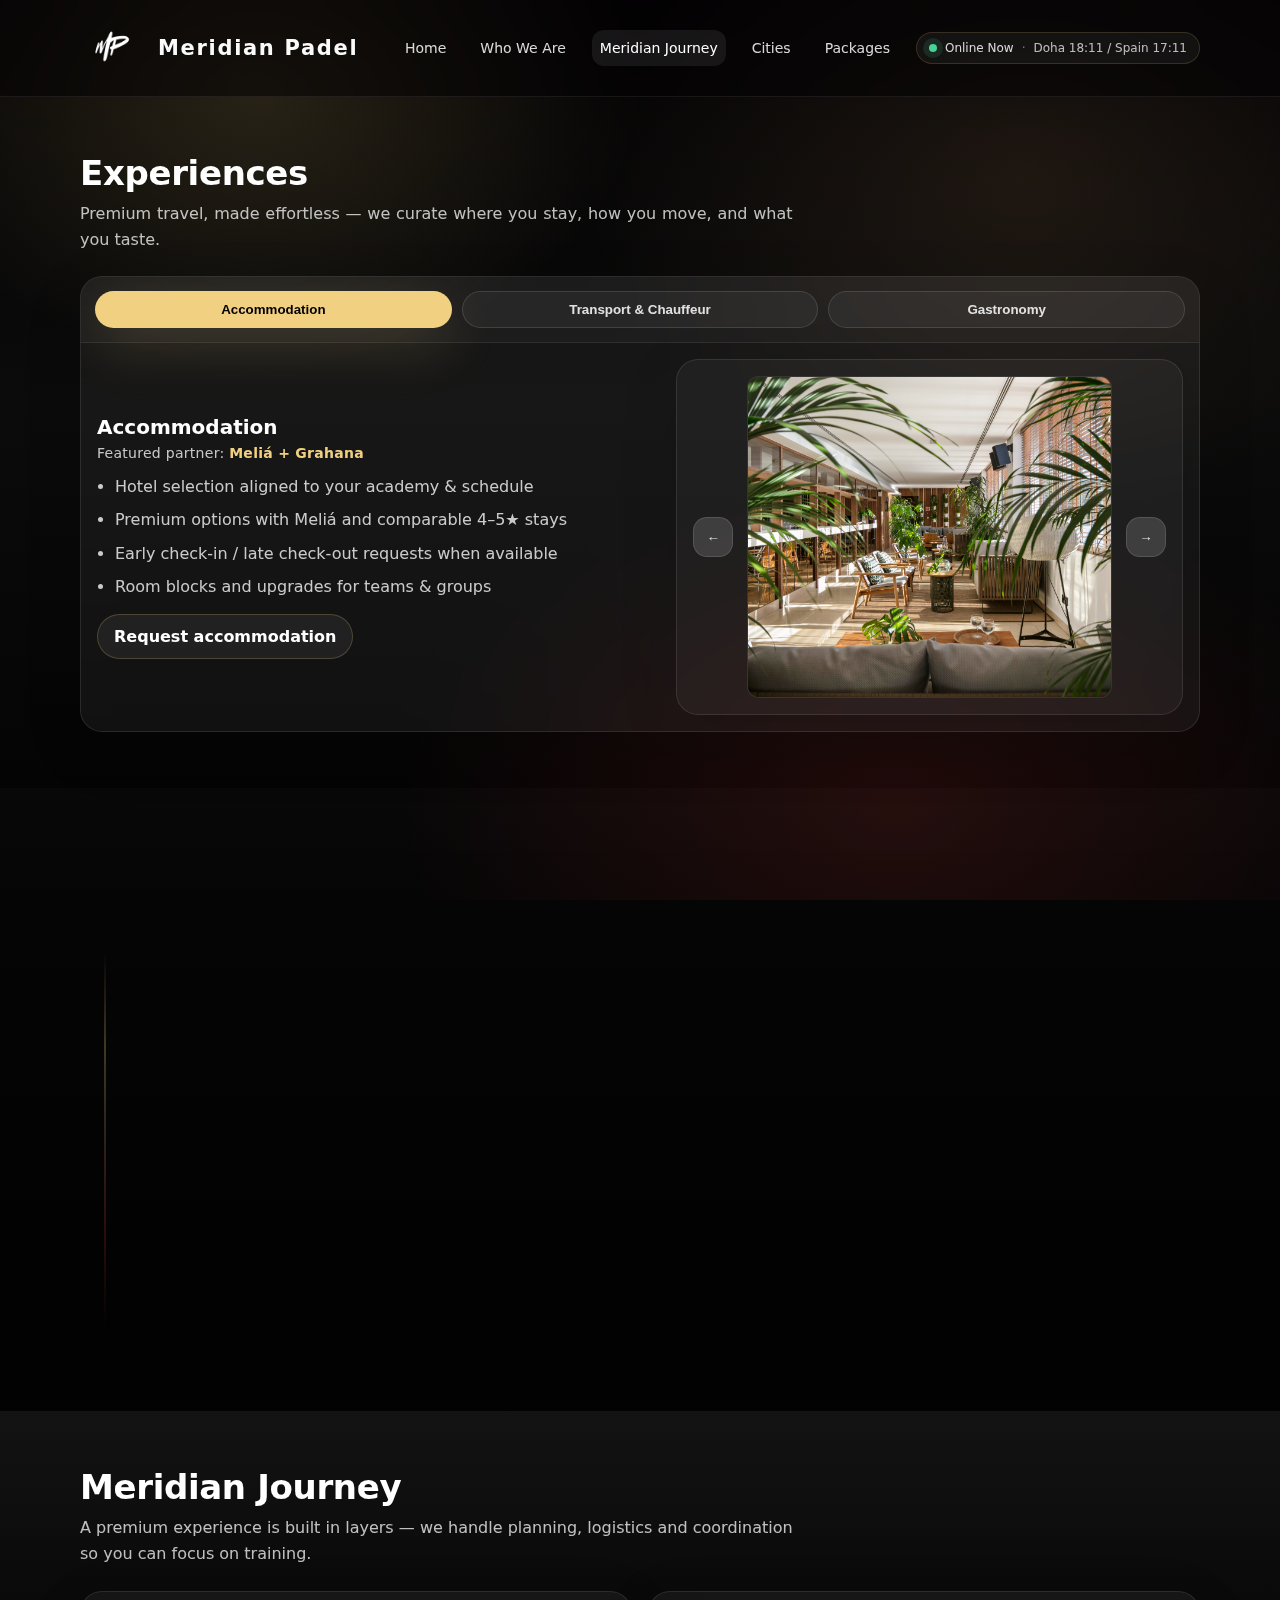
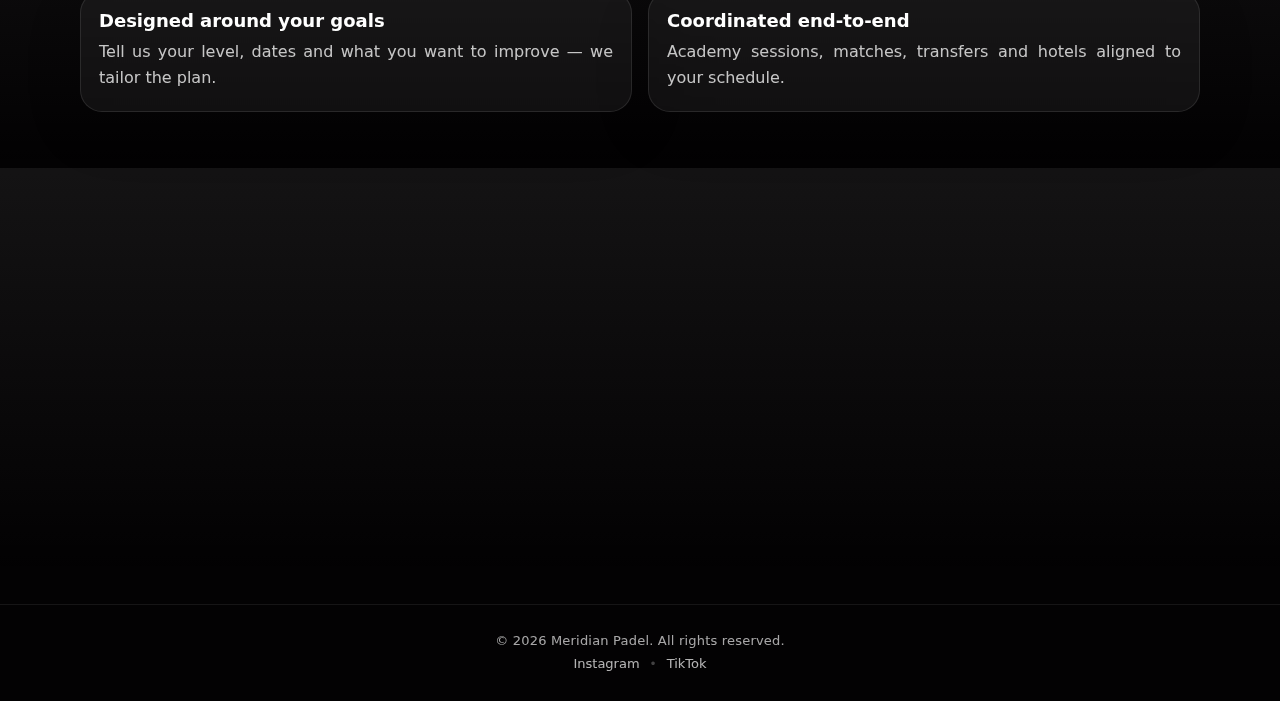
<file: meridian-journey.html>
<!DOCTYPE html>

<html lang="en">
  <head>
    <meta charset="utf-8" />
    <meta name="viewport" content="width=device-width, initial-scale=1.0" />
    <title>Meridian Padel</title>
    <meta
      name="description"
      content="Discover the Meridian journey: how it works, experience formats and the timeline we coordinate for premium padel trips."
    />

    <!-- Fonts -->
    <link rel="preconnect" href="https://fonts.googleapis.com" />
    <link rel="preconnect" href="https://fonts.gstatic.com" crossorigin />
    <link
      rel="stylesheet"
      href="https://fonts.googleapis.com/css2?family=Open+Sans+Condensed:wght@300;700&amp;display=swap"
    />

    <!-- Favicon -->
    <link rel="icon" href="assets/favicon/favicon.ico" />
    <link
      rel="icon"
      type="image/png"
      sizes="32x32"
      href="assets/favicon/favicon-32x32.png"
    />
    <link rel="apple-touch-icon" href="assets/favicon/apple-touch-icon.png" />

    <link rel="stylesheet" href="styles.css" />
    <script defer src="main.js"></script>
  </head>

  <body class="page page--journey">
    <div class="bg-orbs" aria-hidden="true"></div>

    <header class="header">
      <div class="container header__inner">
        <a class="brand" href="index.html" aria-label="Meridian Padel Home">
          <span class="brand__logo">
            <img
              class="brand__logoImg"
              src="assets/img/logo-meridian.png"
              alt="Meridian Padel logo"
            />
          </span>
          <span class="brand__text">
            <span class="brand__name">Meridian Padel</span>
          </span>
        </a>

        <button
          class="navToggle"
          type="button"
          aria-controls="primary-nav"
          aria-expanded="false"
        >
          <span></span><span></span><span></span>
        </button>

        <nav class="nav" id="primary-nav" aria-label="Primary navigation">
          <a class="nav__link" href="index.html">Home</a>
          <a class="nav__link" href="who-we-are.html">Who We Are</a>
          <a class="nav__link" href="meridian-journey.html" aria-current="page"
            >Meridian Journey</a
          >
          <a class="nav__link" href="cities.html">Cities</a>
          <a class="nav__link" href="packages.html">Packages</a>
          <!-- <a class="nav__cta" href="index.html#contact">Contact</a> -->
        </nav>
      </div>
    </header>

    <main class="page__content" id="top">
      <!-- EXPERIENCES (TABS) -->
      <section class="section" id="experiences">
        <div class="container">
          <div class="sectionHead">
            <h2 class="sectionHead__title">Experiences</h2>
            <p class="sectionHead__subtitle">
              Premium travel, made effortless — we curate where you stay, how
              you move, and what you taste.
            </p>
          </div>

          <div class="tabsCard card card--glass" data-tabs>
            <div class="tabsNav" role="tablist" aria-label="Experience types">
              <button
                class="tabsBtn is-active"
                type="button"
                role="tab"
                aria-selected="true"
                data-tab="accommodation"
              >
                Accommodation
              </button>
              <button
                class="tabsBtn"
                type="button"
                role="tab"
                aria-selected="false"
                data-tab="transport"
                aria-label="Transport &amp; Chauffeur"
              >
                <span class="tabsLabel tabsLabel--full"
                  >Transport &amp; Chauffeur</span
                >
                <span class="tabsLabel tabsLabel--short">Transport</span>
              </button>
              <button
                class="tabsBtn"
                type="button"
                role="tab"
                aria-selected="false"
                data-tab="gastronomy"
              >
                Gastronomy
              </button>
            </div>

            <div class="tabsPanels">
              <div
                class="tabsPanel is-active"
                role="tabpanel"
                data-panel="accommodation"
              >
                <div class="tabsGrid">
                  <div class="tabsCopy">
                    <h3 class="tabsTitle">Accommodation</h3>
                    <p class="tabsKicker">
                      Featured partner: <strong>Meli&aacute; + Grahana</strong>
                    </p>
                    <ul class="bulletList">
                      <li>
                        Hotel selection aligned to your academy &amp; schedule
                      </li>
                      <li>
                        Premium options with Meli&aacute; and comparable 4–5★
                        stays
                      </li>
                      <li>
                        Early check-in / late check-out requests when available
                      </li>
                      <li>Room blocks and upgrades for teams &amp; groups</li>
                    </ul>
                    <a
                      class="btn btn--ghost btn--ghostLight"
                      href="index.html#contact"
                      >Request accommodation</a
                    >
                  </div>
                  <div
                    class="tabsMedia tabsMedia--withArrows"
                    data-exp-media="accommodation"
                    tabindex="0"
                    role="group"
                    aria-label="Accommodation photos"
                  >
                    <button
                      class="iconBtn tabsMedia__arrow tabsMedia__arrow--prev"
                      type="button"
                      data-exp-prev
                      aria-label="Previous accommodation image"
                    >
                      ←
                    </button>
                    <div class="tabsMedia__viewport">
                      <img
                        class="tabsMedia__img"
                        src="assets/img/city-marbella.jpg"
                        alt="Accommodation experience photo 1"
                        loading="lazy"
                        decoding="async"
                      />
                    </div>
                    <button
                      class="iconBtn tabsMedia__arrow tabsMedia__arrow--next"
                      type="button"
                      data-exp-next
                      aria-label="Next accommodation image"
                    >
                      →
                    </button>
                  </div>
                </div>
              </div>

              <div class="tabsPanel" role="tabpanel" data-panel="transport">
                <div class="tabsGrid">
                  <div class="tabsCopy">
                    <h3 class="tabsTitle">Transport &amp; Chauffeur</h3>
                    <p class="tabsKicker">
                      Mobility partners:
                      <strong>Centauro + Private Chauffeur</strong>
                    </p>
                    <ul class="bulletList">
                      <li>Airport transfers and door-to-door scheduling</li>
                      <li>
                        Car rental with Centauro (or equivalent) for full
                        flexibility
                      </li>
                      <li>
                        Private chauffeur option for premium comfort &amp;
                        timing
                      </li>
                      <li>
                        Training-day logistics coordinated around your itinerary
                      </li>
                    </ul>
                    <a
                      class="btn btn--ghost btn--ghostLight"
                      href="index.html#contact"
                      >Arrange transport</a
                    >
                  </div>
                  <div
                    class="tabsMedia tabsMedia--withArrows"
                    data-exp-media="transport"
                    tabindex="0"
                    role="group"
                    aria-label="Transport photos"
                  >
                    <button
                      class="iconBtn tabsMedia__arrow tabsMedia__arrow--prev"
                      type="button"
                      data-exp-prev
                      aria-label="Previous transport image"
                    >
                      ←
                    </button>
                    <div class="tabsMedia__viewport">
                      <img
                        class="tabsMedia__img"
                        src="assets/img/city-barcelona.jpg"
                        alt="Transport and chauffeur experience photo 1"
                        loading="lazy"
                        decoding="async"
                      />
                    </div>
                    <button
                      class="iconBtn tabsMedia__arrow tabsMedia__arrow--next"
                      type="button"
                      data-exp-next
                      aria-label="Next transport image"
                    >
                      →
                    </button>
                  </div>
                </div>
              </div>

              <div class="tabsPanel" role="tabpanel" data-panel="gastronomy">
                <div class="tabsGrid">
                  <div class="tabsCopy">
                    <h3 class="tabsTitle">Gastronomy</h3>
                    <p class="tabsKicker">
                      Signature spot:
                      <strong>Pab&uacute; + Cinc Sentits</strong>
                    </p>
                    <ul class="bulletList">
                      <li>
                        Restaurant reservations curated for your dates and city
                      </li>
                      <li>
                        Pab&uacute; and other top venues — tapas to fine dining
                      </li>
                      <li>
                        Athlete-friendly menus on request (high-protein /
                        recovery)
                      </li>
                      <li>Local recommendations beyond the tourist routes</li>
                    </ul>
                    <a
                      class="btn btn--ghost btn--ghostLight"
                      href="index.html#contact"
                      >Curate my itinerary</a
                    >
                  </div>
                  <div
                    class="tabsMedia tabsMedia--withArrows"
                    data-exp-media="gastronomy"
                    tabindex="0"
                    role="group"
                    aria-label="Gastronomy photos"
                  >
                    <button
                      class="iconBtn tabsMedia__arrow tabsMedia__arrow--prev"
                      type="button"
                      data-exp-prev
                      aria-label="Previous gastronomy image"
                    >
                      ←
                    </button>
                    <div class="tabsMedia__viewport">
                      <img
                        class="tabsMedia__img"
                        src="assets/img/city-bilbao.jpg"
                        alt="Gastronomy experience photo 1"
                        loading="lazy"
                        decoding="async"
                      />
                    </div>
                    <button
                      class="iconBtn tabsMedia__arrow tabsMedia__arrow--next"
                      type="button"
                      data-exp-next
                      aria-label="Next gastronomy image"
                    >
                      →
                    </button>
                  </div>
                </div>
              </div>
            </div>
          </div>
        </div>
      </section>

      <!-- JOURNEY (TIMELINE) -->
      <section class="section section--dark" id="journey">
        <div class="container">
          <div class="sectionHead sectionHead--dark">
            <h2 class="sectionHead__title">Your Meridian journey</h2>
            <p class="sectionHead__subtitle">
              A premium experience is built in layers — every step is
              coordinated for you.
            </p>
          </div>

          <div class="timeline" data-timeline>
            <div class="timeline__line" aria-hidden="true"></div>

            <article class="timelineItem is-active" data-timeline-item>
              <div class="timelineItem__dot" aria-hidden="true"></div>
              <div class="timelineItem__card card card--glass">
                <h3 class="timelineItem__title">Discovery call</h3>
                <p class="timelineItem__text">
                  We learn your goals, level and preferred dates.
                </p>
              </div>
            </article>

            <article class="timelineItem" data-timeline-item>
              <div class="timelineItem__dot" aria-hidden="true"></div>
              <div class="timelineItem__card card card--glass">
                <h3 class="timelineItem__title">Design &amp; booking</h3>
                <p class="timelineItem__text">
                  Academy sessions, courts, matches, transfers and hotels — all
                  aligned.
                </p>
              </div>
            </article>

            <article class="timelineItem" data-timeline-item>
              <div class="timelineItem__dot" aria-hidden="true"></div>
              <div class="timelineItem__card card card--glass">
                <h3 class="timelineItem__title">On-the-ground support</h3>
                <p class="timelineItem__text">
                  Bilingual coordination from Madrid &amp; Doha throughout your
                  trip.
                </p>
              </div>
            </article>

            <article class="timelineItem" data-timeline-item>
              <div class="timelineItem__dot" aria-hidden="true"></div>
              <div class="timelineItem__card card card--glass">
                <h3 class="timelineItem__title">Play, enjoy, repeat</h3>
                <p class="timelineItem__text">
                  Training + experiences + leisure — with a plan that feels
                  effortless.
                </p>
              </div>
            </article>
          </div>
        </div>
      </section>

      <!-- PAGE INTRO -->
      <section class="section section--soft">
        <div class="container">
          <div class="sectionHead">
            <h1 class="sectionHead__title">Meridian Journey</h1>
            <p class="sectionHead__subtitle">
              A premium experience is built in layers — we handle planning,
              logistics and coordination so you can focus on training.
            </p>
          </div>

          <div class="grid2">
            <div class="card card--glass">
              <h3 class="card__title">Designed around your goals</h3>
              <p class="card__text">
                Tell us your level, dates and what you want to improve — we
                tailor the plan.
              </p>
            </div>
            <div class="card card--glass">
              <h3 class="card__title">Coordinated end-to-end</h3>
              <p class="card__text">
                Academy sessions, matches, transfers and hotels aligned to your
                schedule.
              </p>
            </div>
          </div>
        </div>
      </section>

      <!-- HOW IT WORKS -->
      <section class="section section--soft" id="how">
        <div class="container">
          <div class="sectionHead">
            <h2 class="sectionHead__title">How it works</h2>
            <p class="sectionHead__subtitle">
              Three simple steps — we handle planning, logistics and
              coordination so you can focus on training.
            </p>
          </div>

          <div class="stepsGrid" id="howSteps">
            <article class="stepCard" data-step="1">
              <div class="stepCard__num">01</div>
              <h3 class="stepCard__title">Share your goals</h3>
              <p class="stepCard__text">
                Tell us your dates, city, level and what you want to improve.
              </p>
            </article>

            <article class="stepCard" data-step="2">
              <div class="stepCard__num">02</div>
              <h3 class="stepCard__title">We design the plan</h3>
              <p class="stepCard__text">
                Training, matches, transfers and hospitality — perfectly aligned
                to your schedule.
              </p>
            </article>

            <article class="stepCard" data-step="3">
              <div class="stepCard__num">03</div>
              <h3 class="stepCard__title">You play — we handle the rest</h3>
              <p class="stepCard__text">
                On-the-ground support in Spain and Doha for a smooth premium
                experience.
              </p>
            </article>
          </div>
        </div>
      </section>
    </main>

    <footer class="footer">
      <p class="footer__copy">
        © <span id="year"></span> Meridian Padel. All rights reserved.
      </p>
      <div class="footer__social">
        <a
          class="footer__link"
          href="https://www.instagram.com/meridianpadel/"
          target="_blank"
          rel="noopener"
          >Instagram</a
        >
        <span class="footer__sep">•</span>
        <a
          class="footer__link"
          href="https://www.tiktok.com/@meridianpadel"
          target="_blank"
          rel="noopener"
          >TikTok</a
        >
      </div>
    </footer>
  </body>
</html>
</file>
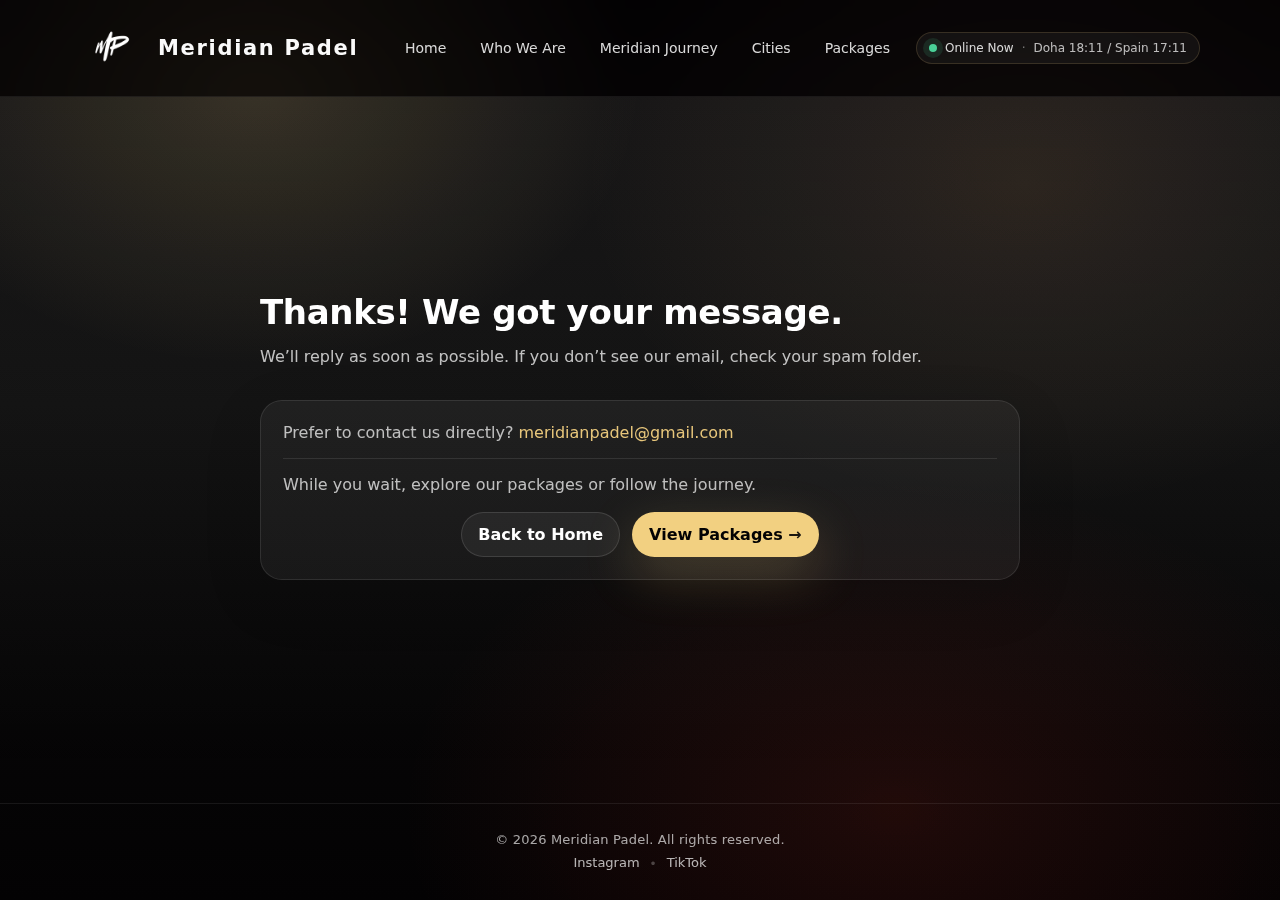
<file: thanks.html>
<!DOCTYPE html>

<html lang="en">
  <head>
    <meta charset="utf-8" />
    <meta name="viewport" content="width=device-width, initial-scale=1.0" />
    <title>Thanks — Meridian Padel</title>
    <meta name="description" content="Thanks for contacting Meridian Padel." />

    <!-- Fonts -->
    <link rel="preconnect" href="https://fonts.googleapis.com" />
    <link rel="preconnect" href="https://fonts.gstatic.com" crossorigin />
    <link
      rel="stylesheet"
      href="https://fonts.googleapis.com/css2?family=Open+Sans+Condensed:wght@300;700&amp;display=swap"
    />

    <!-- Favicon -->
    <link rel="icon" href="assets/favicon/favicon.ico" />
    <link
      rel="icon"
      type="image/png"
      sizes="32x32"
      href="assets/favicon/favicon-32x32.png"
    />
    <link rel="apple-touch-icon" href="assets/favicon/apple-touch-icon.png" />

    <link rel="stylesheet" href="styles.css" />
    <script defer src="main.js"></script>
  </head>

  <body class="page page--thanks">
    <!-- Decorative background -->
    <div class="bg-orbs" aria-hidden="true"></div>

    <!-- Header -->
    <header class="header">
      <div class="container header__inner">
        <a class="brand" href="index.html" aria-label="Meridian Padel Home">
          <span class="brand__logo">
            <img
              class="brand__logoImg"
              src="assets/img/logo-meridian.png"
              alt="Meridian Padel logo"
            />
          </span>
          <span class="brand__text">
            <span class="brand__name">Meridian Padel</span>
          </span>
        </a>

        <!-- Mobile hamburger -->
        <button
          class="navToggle"
          type="button"
          aria-controls="primary-nav"
          aria-expanded="false"
        >
          <span></span><span></span><span></span>
        </button>

        <nav class="nav" id="primary-nav" aria-label="Primary navigation">
          <a class="nav__link" href="index.html">Home</a>
          <a class="nav__link" href="who-we-are.html">Who We Are</a>
          <a class="nav__link" href="meridian-journey.html">Meridian Journey</a>
          <a class="nav__link" href="cities.html">Cities</a>
          <a class="nav__link" href="packages.html">Packages</a>
        </nav>
      </div>
    </header>

    <main class="page__content" id="top">
      <section class="section section--soft">
        <div class="container">
          <div class="sectionHead">
            <h1 class="sectionHead__title">Thanks! We got your message.</h1>
            <p class="sectionHead__subtitle">
              We’ll reply as soon as possible. If you don’t see our email, check
              your spam folder.
            </p>
          </div>

          <div class="thanksWrap">
            <div class="formCard thanksCard">
              <p class="muted thanksLead">
                Prefer to contact us directly?
                <a href="mailto:meridianpadel@gmail.com">meridianpadel@gmail.com</a>
              </p>

              <div class="divider" aria-hidden="true"></div>

              <p class="muted thanksNote">
                While you wait, explore our packages or follow the journey.
              </p>

              <div class="thanksActions">
                <a class="btn btn--ghost" href="index.html">Back to Home</a>
                <a class="btn btn--primary" href="packages.html"
                  >View Packages <span class="btn__icon">→</span></a
                >
              </div>
            </div>
          </div>
        </div>
      </section>
    </main>

    <footer class="footer">
      <p class="footer__copy">
        © <span id="year"></span> Meridian Padel. All rights reserved.
      </p>
      <div class="footer__social">
        <a
          class="footer__link"
          href="https://www.instagram.com/meridianpadel/"
          target="_blank"
          rel="noopener"
          >Instagram</a
        >
        <span class="footer__sep">•</span>
        <a
          class="footer__link"
          href="https://www.tiktok.com/@meridianpadel"
          target="_blank"
          rel="noopener"
          >TikTok</a
        >
      </div>
    </footer>
  </body>
</html>
</file>
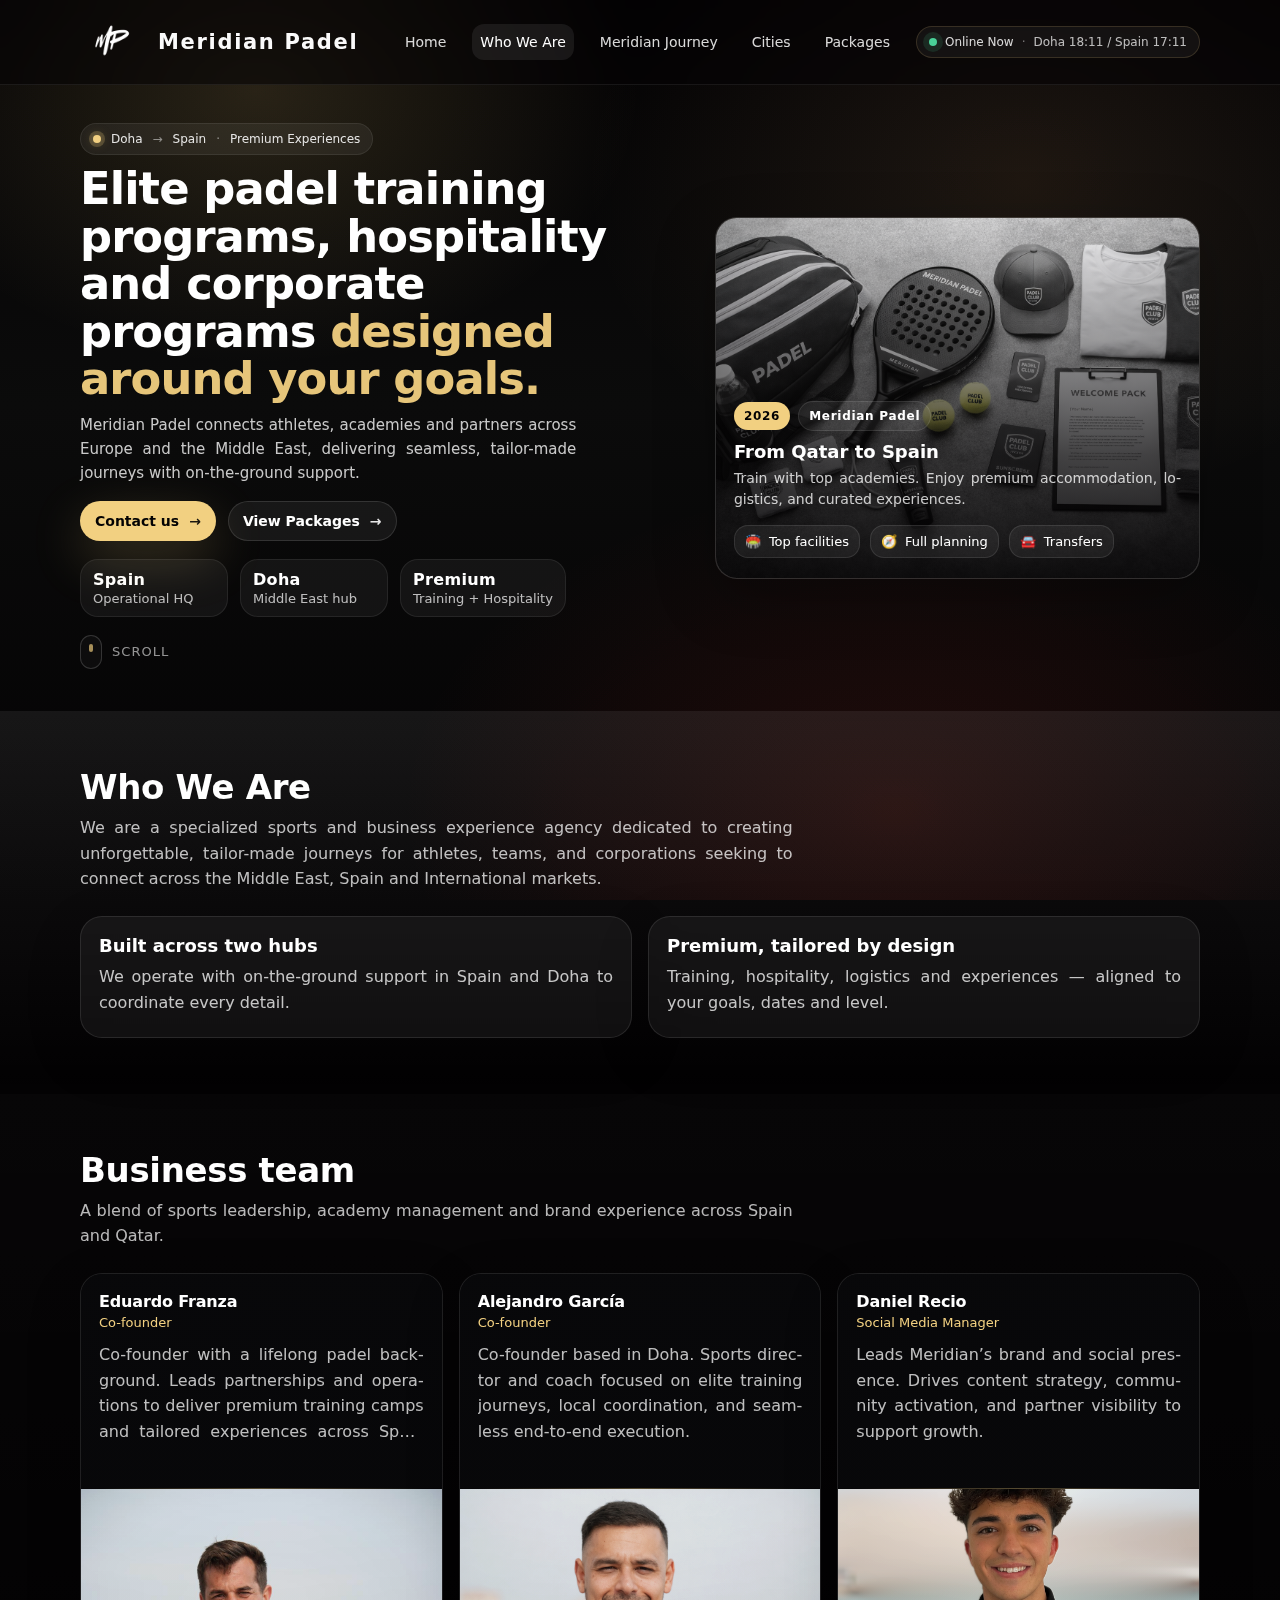
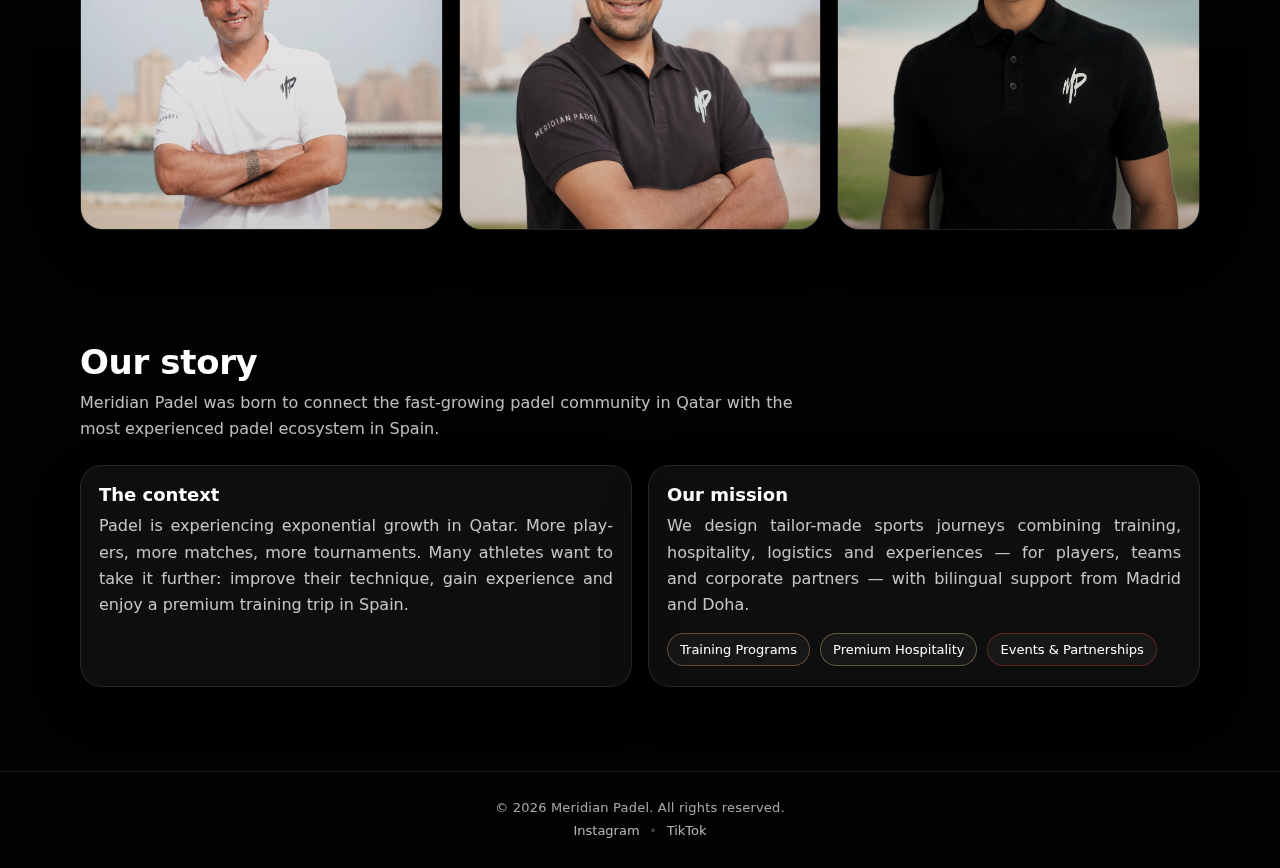
<file: who-we-are.html>
<!DOCTYPE html>

<html lang="en">
  <head>
    <meta charset="utf-8" />
    <meta name="viewport" content="width=device-width, initial-scale=1.0" />
    <title>Meridian Padel</title>
    <meta
      name="description"
      content="Meet Meridian Padel: our story, mission, business team and the services we deliver across Spain and the Middle East."
    />

    <!-- Fonts -->
    <link rel="preconnect" href="https://fonts.googleapis.com" />
    <link rel="preconnect" href="https://fonts.gstatic.com" crossorigin />
    <link
      rel="stylesheet"
      href="https://fonts.googleapis.com/css2?family=Open+Sans+Condensed:wght@300;700&amp;display=swap"
    />

    <!-- Favicon -->
    <link rel="icon" href="assets/favicon/favicon.ico" />
    <link
      rel="icon"
      type="image/png"
      sizes="32x32"
      href="assets/favicon/favicon-32x32.png"
    />
    <link rel="apple-touch-icon" href="assets/favicon/apple-touch-icon.png" />

    <link rel="stylesheet" href="styles.css" />
    <script defer src="main.js"></script>
  </head>

  <body class="page page--who">
    <div class="bg-orbs" aria-hidden="true"></div>

    <header class="header">
      <div class="container header__inner">
        <a class="brand" href="index.html" aria-label="Meridian Padel Home">
          <span class="brand__logo">
            <img
              class="brand__logoImg"
              src="assets/img/logo-meridian.png"
              alt="Meridian Padel logo"
            />
          </span>
          <span class="brand__text">
            <span class="brand__name">Meridian Padel</span>
          </span>
        </a>

        <button
          class="navToggle"
          type="button"
          aria-controls="primary-nav"
          aria-expanded="false"
        >
          <span></span><span></span><span></span>
        </button>

        <nav class="nav" id="primary-nav" aria-label="Primary navigation">
          <a class="nav__link" href="index.html">Home</a>
          <a class="nav__link" href="who-we-are.html" aria-current="page"
            >Who We Are</a
          >
          <a class="nav__link" href="meridian-journey.html">Meridian Journey</a>
          <a class="nav__link" href="cities.html">Cities</a>
          <a class="nav__link" href="packages.html">Packages</a>
          <!-- <a class="nav__cta" href="index.html#contact">Contact</a> -->
        </nav>
      </div>
    </header>

    <main class="page__content" id="top">
      <!-- HERO (Moved from Home) -->
      <section class="hero">
        <div class="container hero__grid">
          <div class="hero__left">
            <div class="pill">
              <span class="pill__dot"></span>
              Doha <span class="pill__sep">→</span> Spain
              <span class="pill__sep">·</span> Premium Experiences
            </div>

            <h1 class="hero__title">
              Elite padel training programs, hospitality and corporate programs
              <span class="hero__titleAccent">designed around your goals.</span>
            </h1>

            <p class="hero__subtitle">
              Meridian Padel connects athletes, academies and partners across
              Europe and the Middle East, delivering seamless, tailor-made
              journeys with on-the-ground support.
            </p>

            <div class="hero__actions">
              <a class="btn btn--primary" href="index.html#contact">
                Contact us
                <span class="btn__icon">→</span>
              </a>
              <a class="btn btn--ghost" href="packages.html">
                View Packages
                <span class="btn__icon">→</span>
              </a>
            </div>

            <div class="hero__stats">
              <div class="stat">
                <div class="stat__value">Spain</div>
                <div class="stat__label">Operational HQ</div>
              </div>
              <div class="stat">
                <div class="stat__value">Doha</div>
                <div class="stat__label">Middle East hub</div>
              </div>
              <div class="stat">
                <div class="stat__value">Premium</div>
                <div class="stat__label">Training +<wbr /> Hospitality</div>
              </div>
            </div>

            <div class="scrollCue" aria-hidden="true">
              <span class="scrollCue__mouse"
                ><span class="scrollCue__wheel"></span
              ></span>
              <span class="scrollCue__text">Scroll</span>
            </div>
          </div>

          <div class="hero__right">
            <div class="heroCard">
              <div class="heroCard__media">
                <img
                  src="assets/img/hero.jpg"
                  alt="Padel training experience"
                />
                <div class="heroCard__overlay"></div>
              </div>
              <div class="heroCard__content">
                <div class="heroCard__badge">
                  <span class="badge badge--gold">2026</span>
                  <span class="badge badge--dark">Meridian Padel</span>
                </div>
                <h3 class="heroCard__title">From Qatar to Spain</h3>
                <p class="heroCard__text">
                  Train with top academies. Enjoy premium accommodation,
                  logistics, and curated experiences.
                </p>
                <div class="heroCard__mini">
                  <div class="miniItem">
                    <span class="miniItem__icon">🏟️</span
                    ><span>Top facilities</span>
                  </div>
                  <div class="miniItem">
                    <span class="miniItem__icon">🧭</span
                    ><span>Full planning</span>
                  </div>
                  <div class="miniItem">
                    <span class="miniItem__icon">🚘</span><span>Transfers</span>
                  </div>
                </div>
              </div>
            </div>

            <!-- (Removed) floating note under the hero card -->
          </div>
        </div>
      </section>

      <!-- PAGE INTRO -->
      <section class="section section--soft">
        <div class="container">
          <div class="sectionHead">
            <h2 class="sectionHead__title">Who We Are</h2>
            <p class="sectionHead__subtitle">
              We are a specialized sports and business experience agency
              dedicated to creating unforgettable, tailor-made journeys for
              athletes, teams, and corporations seeking to connect across the
              Middle East, Spain and International markets.
            </p>
          </div>

          <div class="grid2">
            <div class="card card--glass">
              <h3 class="card__title">Built across two hubs</h3>
              <p class="card__text">
                We operate with on-the-ground support in Spain and Doha to
                coordinate every detail.
              </p>
            </div>
            <div class="card card--glass">
              <h3 class="card__title">Premium, tailored by design</h3>
              <p class="card__text">
                Training, hospitality, logistics and experiences — aligned to
                your goals, dates and level.
              </p>
            </div>
          </div>
        </div>
      </section>

      <!-- TEAM -->
      <section class="section section--dark" id="team">
        <div class="container">
          <div class="sectionHead sectionHead--dark">
            <h2 class="sectionHead__title">Business team</h2>
            <p class="sectionHead__subtitle">
              A blend of sports leadership, academy management and brand
              experience across Spain and Qatar.
            </p>
          </div>

          <div class="teamGrid">
            <article
              class="personCard personCard--eduardo"
              aria-label="Eduardo Franza"
            >
              <div class="personCard__top">
                <h3 class="personCard__name">Eduardo Franza</h3>
                <p class="personCard__role">Co-founder</p>
                <p class="personCard__bio">
                  Co-founder with a lifelong padel background. Leads
                  partnerships and operations to deliver premium training camps
                  and tailored experiences across Spain and Qatar.
                </p>
              </div>
              <div class="personCard__divider" aria-hidden="true"></div>
              <div class="personCard__media personCard__media--bottom">
                <img
                  src="assets/img/team-eduardo.jpg"
                  alt="Portrait of Eduardo Franza"
                  loading="lazy"
                />
              </div>
            </article>

            <article
              class="personCard personCard--alejandro"
              aria-label="Alejandro García"
            >
              <div class="personCard__top">
                <h3 class="personCard__name">Alejandro García</h3>
                <p class="personCard__role">Co-founder</p>
                <p class="personCard__bio">
                  Co-founder based in Doha. Sports director and coach focused on
                  elite training journeys, local coordination, and seamless
                  end-to-end execution.
                </p>
              </div>
              <div class="personCard__divider" aria-hidden="true"></div>
              <div class="personCard__media personCard__media--bottom">
                <img
                  src="assets/img/team-alejandro.jpg"
                  alt="Portrait of Alejandro García"
                  loading="lazy"
                />
              </div>
            </article>

            <article
              class="personCard personCard--daniel"
              aria-label="Daniel Recio"
            >
              <div class="personCard__top">
                <h3 class="personCard__name">Daniel Recio</h3>
                <p class="personCard__role">Social Media Manager</p>
                <p class="personCard__bio">
                  Leads Meridian’s brand and social presence. Drives content
                  strategy, community activation, and partner visibility to
                  support growth.
                </p>
              </div>
              <div class="personCard__divider" aria-hidden="true"></div>
              <div class="personCard__media personCard__media--bottom">
                <img
                  src="assets/img/team-daniel.jpg"
                  alt="Portrait of Daniel Recio"
                  loading="lazy"
                />
              </div>
            </article>
          </div>
        </div>
      </section>
      <!-- ABOUT -->
      <section class="section" id="about">
        <div class="container">
          <div class="sectionHead">
            <h2 class="sectionHead__title">Our story</h2>
            <p class="sectionHead__subtitle">
              Meridian Padel was born to connect the fast-growing padel
              community in Qatar with the most experienced padel ecosystem in
              Spain.
            </p>
          </div>

          <div class="grid2">
            <div class="card card--glass">
              <h3 class="card__title">The context</h3>
              <p class="card__text">
                Padel is experiencing exponential growth in Qatar. More players,
                more matches, more tournaments. Many athletes want to take it
                further: improve their technique, gain experience and enjoy a
                premium training trip in Spain.
              </p>
            </div>

            <div class="card card--glass">
              <h3 class="card__title">Our mission</h3>
              <p class="card__text">
                We design tailor-made sports journeys combining training,
                hospitality, logistics and experiences — for players, teams and
                corporate partners — with bilingual support from Madrid and
                Doha.
              </p>
              <div class="chipRow">
                <span class="chip chip--bronze">Training Programs</span>
                <span class="chip chip--gold">Premium Hospitality</span>
                <span class="chip chip--red">Events &amp; Partnerships</span>
              </div>
            </div>
          </div>
        </div>
      </section>
    </main>

    <footer class="footer">
      <p class="footer__copy">
        © <span id="year"></span> Meridian Padel. All rights reserved.
      </p>
      <div class="footer__social">
        <a
          class="footer__link"
          href="https://www.instagram.com/meridianpadel/"
          target="_blank"
          rel="noopener"
          >Instagram</a
        >
        <span class="footer__sep">•</span>
        <a
          class="footer__link"
          href="https://www.tiktok.com/@meridianpadel"
          target="_blank"
          rel="noopener"
          >TikTok</a
        >
      </div>
    </footer>
  </body>
</html>
</file>
<file: styles.css>
/* =========================================================
   Meridian Padel — Styles (Premium one-page)
   Palette extracted from dossier:
   --mp-black #030203
   --mp-charcoal #1B1B1B
   --mp-dark #232323
   --mp-gray-200 #E8E8E8
   --mp-gray-300 #D7D7D7
   --mp-white-soft #F9F9F8
   --mp-white #FFFFFF
   --mp-gold #F2D081
   --mp-bronze #EBAF77
   --mp-red #E03E30
   --mp-steel #1B2427
========================================================= */

:root {
  --mp-black: #030203;
  --mp-charcoal: #1b1b1b;
  --mp-dark: #232323;

  --mp-gray-200: #e8e8e8;
  --mp-gray-300: #d7d7d7;
  --mp-white-soft: #f9f9f8;
  --mp-white: #ffffff;

  --mp-gold: #f2d081;
  --mp-bronze: #ebaf77;
  --mp-red: #e03e30;

  --mp-steel: #1b2427;

  --radius-xl: 22px;
  --radius-lg: 18px;
  --shadow: 0 18px 60px rgba(0, 0, 0, 0.25);
  --shadow-soft: 0 18px 60px rgba(0, 0, 0, 0.12);

  --container: 1120px;
  --pad: clamp(18px, 3vw, 28px);

  --header-offset: 60px;
}

* {
  box-sizing: border-box;
  text-align: justify;
}

/* ---------------------------------------------------------
   JUSTIFY TUNING (Home + Who We Are)
   Keep the editorial justify look, but prevent "rivers"
   (big white gaps) on short headings and compact UI.
--------------------------------------------------------- */

/* Never justify short headings/labels on these pages */
.page--home :where(.destinationsTitle, .kicker, .card__title),
.page--who :where(.kicker, .card__title) {
  text-align: left;
  text-wrap: balance;
}

/* Long-form copy: keep justify, improve line breaks */
.page--home
  :where(
    .destinationsSubtitle,
    .card__text,
    .heroCard__text,
    .sectionHead__subtitle
  ),
.page--who
  :where(
    .card__text,
    .heroCard__text,
    .hero__subtitle,
    .sectionHead__subtitle
  ) {
  text-align: justify;
  text-justify: inter-word;
  hyphens: auto;
  -webkit-hyphens: auto;
  overflow-wrap: anywhere;
  text-wrap: pretty;
}

/* ---------------------------------------------------------
   Global justification looks great for long paragraphs, but
   it creates ugly "rivers" (big white gaps) on headings and
   compact UI labels. We neutralize that where it matters.
--------------------------------------------------------- */

/* Headings / titles: avoid justification artifacts */
.hero__title,
.sectionHead__title,
.heroCard__title {
  text-align: left;
  /* Nicer line breaks on narrow screens (supported browsers) */
  text-wrap: balance;
}

p,
li {
  hyphens: auto;
  text-wrap: pretty;
}

.pill {
  text-align: center;
}

.stat__value,
.stat__label {
  text-align: left;
  text-wrap: balance;
}

html {
  scroll-behavior: smooth;
  scroll-padding-top: var(--header-offset);
}

@media (prefers-reduced-motion: reduce) {
  html {
    scroll-behavior: auto;
  }
}
body {
  margin: 0;
  font-family: 'Open Sans', system-ui, -apple-system, Segoe UI, Roboto, Arial,
    sans-serif;
  color: var(--mp-white);
  background: var(--mp-black);
  overflow-x: hidden;
}

/* Background orbs */
.bg-orbs {
  position: fixed;
  inset: 0;
  z-index: -1;
  background: radial-gradient(
      700px 500px at 20% 10%,
      rgba(242, 208, 129, 0.15),
      transparent 55%
    ),
    radial-gradient(
      800px 600px at 80% 20%,
      rgba(235, 175, 119, 0.1),
      transparent 55%
    ),
    radial-gradient(
      900px 600px at 70% 90%,
      rgba(224, 62, 48, 0.12),
      transparent 55%
    ),
    linear-gradient(180deg, #030203 0%, #0b0b0b 45%, #030203 100%);
  filter: saturate(110%);
}

/* Container */
.container {
  width: min(var(--container), calc(100% - 2 * var(--pad)));
  margin-inline: auto;
}

/* Header */
.header {
  position: sticky;
  top: 0;
  z-index: 20;
  background: rgba(3, 2, 3, 0.55);
  backdrop-filter: blur(14px);
  border-bottom: 1px solid rgba(255, 255, 255, 0.08);
}

.header__inner {
  display: flex;
  align-items: center;
  justify-content: space-between;
  padding: 16px 0;
  gap: 18px;
  position: relative;
}

.brand {
  display: flex;
  align-items: center;
  gap: 14px;
  text-decoration: none;
  color: var(--mp-white);
}

.brand__logo {
  width: 64px;
  height: 64px;
  display: inline-flex;
  align-items: center;
  justify-content: center;
  background: transparent;
  border: none;
  box-shadow: none;
  border-radius: 0;
  overflow: visible;
}

/* Make the MP mark visually larger without changing the square container */
.brand__logoImg {
  width: 100%;
  height: 100%;
  object-fit: contain;
  display: block;
  transform: scale(1.6);
  transform-origin: center;
}

.brand__text {
  display: flex;
  flex-direction: column;
  line-height: 1.05;
}

.brand__name {
  font-weight: 800;
  letter-spacing: 0.08em;
  font-size: 21px;
  text-transform: none;
  opacity: 0.98;
}

.brand__monogram {
  display: inline-flex;
  align-items: center;
  justify-content: center;
  height: 22px;
  padding: 0 10px;
  border-radius: 999px;
  background: rgba(242, 208, 129, 0.12);
  border: 1px solid rgba(242, 208, 129, 0.25);
  color: var(--mp-gold);
  font-weight: 700;
  font-size: 11px;
  letter-spacing: 0.18em;
  box-shadow: 0 14px 30px rgba(242, 208, 129, 0.12);
  margin-right: 10px;
}

.brand__accent {
  color: var(--mp-gold);
}

.brand__tag {
  margin-top: 4px;
  font-size: 10px;
  letter-spacing: 0.18em;
  text-transform: uppercase;
  color: rgba(255, 255, 255, 0.62);
}
.nav {
  display: flex;
  align-items: center;
  gap: 18px;
}

.nav__link {
  text-decoration: none;
  color: rgba(255, 255, 255, 0.85);
  font-size: 14px;
  transition: 0.18s ease;
  padding: 10px 8px;
  border-radius: 12px;
}
.nav__link:hover {
  background: rgba(255, 255, 255, 0.06);
  color: var(--mp-white);
}

/* Active page */
.nav__link[aria-current='page'] {
  background: rgba(255, 255, 255, 0.08);
  color: var(--mp-white);
}

.nav__cta {
  text-decoration: none;
  color: var(--mp-black);
  background: var(--mp-gold);
  padding: 10px 14px;
  border-radius: 999px;
  font-weight: 600;
  font-size: 14px;
  transition: 0.18s ease;
  box-shadow: 0 14px 40px rgba(242, 208, 129, 0.2);
}
.nav__cta:hover {
  transform: translateY(-1px);
}

/* ✅ Botón hamburguesa (oculto en desktop) */
.navToggle {
  display: none;
  width: 44px;
  height: 44px;
  border: 1px solid rgba(255, 255, 255, 0.1);
  background: rgba(255, 255, 255, 0.04);
  border-radius: 14px;
  cursor: pointer;
  padding: 10px;
  transition: 0.18s ease;
  backdrop-filter: blur(12px);
}

.navToggle:hover {
  background: rgba(255, 255, 255, 0.06);
  transform: translateY(-1px);
}

.navToggle span {
  display: block;
  height: 2px;
  width: 100%;
  background: rgba(255, 255, 255, 0.88);
  border-radius: 999px;
  transition: transform 0.2s ease, opacity 0.2s ease;
}

.navToggle span + span {
  margin-top: 6px;
}

/* Brand responsive */
@media (max-width: 520px) {
  .brand__tag {
    display: none;
  }

  .brand__logo {
    width: 56px;
    height: 56px;
  }

  .brand__logoImg {
    transform: scale(1.65);
  }

  .brand__name {
    font-size: 17px;
    letter-spacing: 0.07em;
  }
}

/* Who We Are: keep CTAs together and left-aligned */
.page--who .hero__actions {
  justify-content: flex-start;
}

/* Who We Are = hero secundario (más compacto) */
.page--who .header__inner {
  padding: 10px 0;
} /* opcional, recorta un poco más */
.page--who .hero {
  padding: clamp(18px, 3vw, 46px) 0;
}

.page--who .pill {
  padding: 8px 12px;
  font-size: 12px;
}

.page--who .hero__title {
  font-size: clamp(30px, 3.5vw, 48px);
  line-height: 1.06;
  margin: 10px 0 10px;
}

.page--who .hero__subtitle {
  font-size: 15px;
  margin: 0 0 16px;
  max-width: 52ch;
}

.page--who .hero__actions {
  margin-bottom: 18px;
}
.page--who .btn {
  padding: 11px 14px;
  font-size: 14px;
}

.page--who .heroCard__media {
  height: 360px;
} /* antes 420px */
.page--who .stat {
  min-width: 148px;
  padding: 10px 12px;
}

/* ✅ Mobile dropdown */
@media (max-width: 860px) {
  :root {
    --header-offset: 30px;
  }

  .navToggle {
    display: inline-flex;
    flex-direction: column;
    justify-content: center;
    margin-left: auto;
  }

  /* El nav pasa a ser un desplegable */
  .nav {
    position: absolute;
    top: calc(100% + 12px);
    left: 14px;
    right: 14px;

    display: flex;
    flex-direction: column;
    gap: 12px;

    padding: 14px;
    border-radius: 18px;

    background: rgba(3, 2, 3, 0.98);
    border: 1px solid rgba(255, 255, 255, 0.1);
    box-shadow: 0 26px 80px rgba(0, 0, 0, 0.55),
      0 0 0 1px rgba(242, 208, 129, 0.05);

    /* cerrado */
    max-height: 0;
    opacity: 0;
    transform: translateY(-6px);
    overflow: hidden;
    pointer-events: none;

    transition: max-height 0.28s ease, opacity 0.2s ease, transform 0.2s ease;
    z-index: 999;
  }

  /* abierto */
  .nav.is-open {
    max-height: 420px;
    opacity: 1;
    transform: translateY(0);
    pointer-events: auto;
  }

  /* Links más “tap friendly” */
  .nav__link {
    width: 100%;
    padding: 12px 12px;
    border-radius: 14px;
    background: rgba(255, 255, 255, 0.05);
    border: 1px solid rgba(255, 255, 255, 0.06);
  }

  .nav__link:hover {
    background: rgba(255, 255, 255, 0.06);
  }

  /* CTA full-width pro */
  .nav__cta {
    width: 100%;
    text-align: center;
    padding: 12px 14px;
  }

  /* Animación hamburguesa -> X */
  .navToggle.is-open span:nth-child(1) {
    transform: translateY(8px) rotate(45deg);
  }
  .navToggle.is-open span:nth-child(2) {
    opacity: 0;
  }
  .navToggle.is-open span:nth-child(3) {
    transform: translateY(-8px) rotate(-45deg);
  }
}

/* Hero */
.hero {
  padding: clamp(52px, 7vw, 92px) 0;
}

.hero__grid {
  display: grid;
  grid-template-columns: 1.1fr 0.9fr;
  gap: clamp(18px, 4vw, 42px);
  align-items: center;
}

.pill {
  display: inline-flex;
  align-items: center;
  gap: 10px;
  padding: 10px 14px;
  border-radius: 999px;
  background: rgba(255, 255, 255, 0.06);
  border: 1px solid rgba(255, 255, 255, 0.08);
  font-size: 13px;
  color: rgba(255, 255, 255, 0.88);
}

.pill__dot {
  position: relative;
  width: 8px;
  height: 8px;
  border-radius: 99px;
  background: var(--mp-gold);
  box-shadow: 0 0 0 4px rgba(242, 208, 129, 0.22),
    0 0 12px rgba(242, 208, 129, 0.35);
}

/* subtle pulse (Meridian style) */
.pill__dot::before {
  content: '';
  position: absolute;
  inset: -10px;
  border-radius: 999px;
  background: radial-gradient(
    circle,
    rgba(242, 208, 129, 0.55) 0%,
    rgba(242, 208, 129, 0) 62%
  );
  opacity: 0;
  transform: scale(0.75);
  animation: mpDotPulse 2.35s ease-in-out infinite;
}

@keyframes mpDotPulse {
  0%,
  32% {
    opacity: 0;
    transform: scale(0.7);
  }
  48% {
    opacity: 0.85;
    transform: scale(1);
  }
  70% {
    opacity: 0;
    transform: scale(1.05);
  }
  100% {
    opacity: 0;
    transform: scale(0.7);
  }
}

.pill__sep {
  opacity: 0.55;
}

.hero__title {
  margin: 16px 0 12px;
  font-size: clamp(34px, 4.2vw, 56px);
  line-height: 1.04;
  letter-spacing: -0.02em;
}
.hero__titleAccent {
  color: rgba(242, 208, 129, 0.95);
}

.hero__subtitle {
  margin: 0 0 22px;
  font-size: 16px;
  line-height: 1.6;
  color: rgba(255, 255, 255, 0.78);
  max-width: 56ch;
}

.hero__actions {
  display: flex;
  align-items: center;
  gap: 12px;
  flex-wrap: wrap;
  margin-bottom: 26px;
}

.btn {
  display: inline-flex;
  align-items: center;
  justify-content: center;
  gap: 10px;
  border-radius: 999px;
  padding: 12px 16px;
  font-weight: 600;
  text-decoration: none;
  border: 1px solid rgba(255, 255, 255, 0.12);
  transition: 0.18s ease;
  cursor: pointer;
}

.btn__icon {
  opacity: 0.9;
}

.btn--primary {
  background: var(--mp-gold);
  color: var(--mp-black);
  border-color: transparent;
  box-shadow: 0 18px 52px rgba(242, 208, 129, 0.22);
  display: block;
  width: fit-content;
  margin: 24px auto 0 auto;
  margin-top: auto;
  align-self: center;
  text-align: center;
}
.btn--primary:hover {
  transform: translateY(-1px);
}

.btn:disabled {
  opacity: 0.55;
  cursor: not-allowed;
}

.btn:disabled:hover {
  transform: none;
}

.btn--primary:disabled:hover {
  transform: none;
}

.btn--ghost {
  background: rgba(255, 255, 255, 0.06);
  color: var(--mp-white);
}
.btn--ghost:hover {
  background: rgba(255, 255, 255, 0.1);
}

.btn--ghostLight {
  border-color: rgba(242, 208, 129, 0.22);
}

.btn--full {
  width: 100%;
  border-radius: 16px;
  padding: 14px 16px;
}

.hero__stats {
  display: flex;
  gap: 12px;
  flex-wrap: wrap;
}

.stat {
  background: rgba(255, 255, 255, 0.05);
  border: 1px solid rgba(255, 255, 255, 0.08);
  border-radius: var(--radius-lg);
  padding: 12px 14px;
  min-width: 160px;
}
.stat__value {
  font-weight: 700;
  letter-spacing: 0.02em;
}
.stat__label {
  font-size: 13px;
  color: rgba(255, 255, 255, 0.72);
  margin-top: 2px;
}

.heroCard {
  position: relative;
  border-radius: var(--radius-xl);
  overflow: hidden;
  background: rgba(255, 255, 255, 0.06);
  border: 1px solid rgba(255, 255, 255, 0.1);
  box-shadow: var(--shadow);
}

.heroCard__media {
  position: relative;
  height: 420px;
}
.heroCard__media img {
  width: 100%;
  height: 100%;
  object-fit: cover;
  display: block;
}

.heroCard__overlay {
  position: absolute;
  inset: 0;
  background: linear-gradient(
    180deg,
    rgba(3, 2, 3, 0) 0%,
    rgba(3, 2, 3, 0.72) 66%,
    rgba(3, 2, 3, 0.92) 100%
  );
}

.heroCard__content {
  position: absolute;
  inset: auto 0 0 0;
  padding: 18px 18px 20px;
}

.heroCard__badge {
  display: flex;
  gap: 8px;
  align-items: center;
  margin-bottom: 10px;
}

.badge {
  display: inline-flex;
  align-items: center;
  justify-content: center;
  padding: 7px 10px;
  border-radius: 999px;
  font-size: 12px;
  font-weight: 700;
  letter-spacing: 0.06em;
}
.badge--gold {
  background: var(--mp-gold);
  color: var(--mp-black);
}
.badge--dark {
  background: rgba(255, 255, 255, 0.06);
  color: var(--mp-white);
  border: 1px solid rgba(255, 255, 255, 0.1);
}

.heroCard__title {
  margin: 0;
  font-size: 18px;
}
.heroCard__text {
  margin: 6px 0 14px;
  color: rgba(255, 255, 255, 0.78);
  line-height: 1.55;
  font-size: 14px;
}

.heroCard__mini {
  display: flex;
  gap: 10px;
  flex-wrap: wrap;
}

.miniItem {
  display: flex;
  align-items: center;
  gap: 8px;
  padding: 8px 10px;
  border-radius: 14px;
  background: rgba(255, 255, 255, 0.06);
  border: 1px solid rgba(255, 255, 255, 0.1);
  font-size: 13px;
}
.miniItem__icon {
  opacity: 0.95;
}

.floatingNote {
  margin-top: 12px;
  display: flex;
  align-items: center;
  gap: 10px;
  padding: 12px 14px;
  border-radius: 16px;
  background: rgba(255, 255, 255, 0.05);
  border: 1px solid rgba(255, 255, 255, 0.08);
  color: rgba(255, 255, 255, 0.78);
}
.floatingNote__dot {
  width: 10px;
  height: 10px;
  border-radius: 99px;
  background: var(--mp-gold);
  box-shadow: 0 0 0 4px rgba(242, 208, 129, 0.18);
}

/* Sections */
.section {
  padding: clamp(56px, 6vw, 10px) 0;
}

.section--dark {
  background: linear-gradient(
    180deg,
    rgba(255, 255, 255, 0.02),
    rgba(255, 255, 255, 0)
  );
}

.section--soft {
  background: linear-gradient(
    180deg,
    rgba(232, 232, 232, 0.08),
    rgba(255, 255, 255, 0)
  );
}

.sectionHead {
  margin-bottom: 24px;
}
.sectionHead__title {
  margin: 0 0 8px;
  font-size: clamp(24px, 3vw, 34px);
  letter-spacing: -0.01em;
  min-width: 10%;
}
.sectionHead__subtitle {
  margin: 0;
  color: rgba(255, 255, 255, 0.74);
  line-height: 1.6;
  max-width: 70ch;
}

.sectionHead--dark .sectionHead__subtitle {
  color: rgba(255, 255, 255, 0.72);
}

.gold-highlight {
  font-weight: 500;
  color: var(--mp-gold, #c9a24a);
}

/* Video CTA section */
.videoCta {
  padding: clamp(56px, 6vw, 88px) 0;
}

.videoCta__card {
  position: relative;
  overflow: hidden;
  border-radius: var(--radius-xl);
  min-height: clamp(560px, 78vh, 920px);
  border: 1px solid rgba(255, 255, 255, 0.12);
  background: rgba(255, 255, 255, 0.03);
  box-shadow: var(--shadow);
  isolation: isolate;
}

.videoCta__card::before {
  content: '';
  position: absolute;
  inset: 0;
  pointer-events: none;
  border-radius: inherit;
  background: radial-gradient(
      900px 420px at 20% 0%,
      rgba(242, 208, 129, 0.22),
      transparent 55%
    ),
    radial-gradient(
      900px 420px at 85% 20%,
      rgba(235, 175, 119, 0.18),
      transparent 55%
    ),
    radial-gradient(
      900px 520px at 70% 90%,
      rgba(224, 62, 48, 0.14),
      transparent 58%
    );
  opacity: 0.9;
  mix-blend-mode: screen;
  z-index: 1;
  width: 100%;
  height: 100%;
}

.videoCta__video {
  position: absolute;
  inset: 0;
  width: 100%;
  height: 100%;
  transform: scale(1.02);
  filter: saturate(1.05) contrast(1.02);
  z-index: 0;
  transform: none;
  object-position: ce;
}

.videoCta__overlay {
  position: absolute;
  inset: 0;
  background: linear-gradient(
      180deg,
      rgba(3, 2, 3, 0.15) 0%,
      rgba(3, 2, 3, 0.55) 55%,
      rgba(3, 2, 3, 0.75) 100%
    ),
    radial-gradient(
      900px 520px at 50% 40%,
      rgba(0, 0, 0, 0),
      rgba(0, 0, 0, 0.55) 60%,
      rgba(0, 0, 0, 0.72) 100%
    );
  z-index: 1;
}

.videoCta__content {
  /* Fill the whole card so flex centering works even when the card uses min-height */
  position: absolute;
  inset: 0;
  z-index: 2;
  height: 100%;
  display: flex;
  flex-direction: column;
  align-items: center;
  justify-content: center;
  /* Keep the block centered, but left-align subtitle with the title */
  text-align: left;
  padding: clamp(24px, 4vw, 62px);
}

.videoCta__title {
  margin: 0;
  font-size: clamp(34px, 4.2vw, 64px);
  letter-spacing: -0.02em;
  line-height: 1.06;
  max-width: 22ch;
}

.videoCta__accent {
  color: var(--mp-gold);
  text-shadow: 0 18px 50px rgba(0, 0, 0, 0.45);
}

.videoCta__subtitle {
  margin: 14px 0 0;
  color: rgba(255, 255, 255, 0.78);
  line-height: 1.65;
  font-size: clamp(14px, 1.35vw, 18px);
  /* Match the title width so it sits aligned on the left edge */
  max-width: 22ch;
}

.videoCta__btn {
  margin: 24px 0 0 !important;
  display: inline-flex !important;
  width: auto !important;
  align-self: center !important;
}

/* Emphasized hero CTA button (only for the video CTA section) */
.videoCta__btn.btn--primary {
  padding: 14px 24px;
  font-size: 16px;
  font-weight: 700;
  letter-spacing: 0.01em;
  box-shadow: 0 26px 86px rgba(242, 208, 129, 0.32),
    0 0 0 1px rgba(242, 208, 129, 0.32);
  position: relative;
  overflow: hidden;
  isolation: isolate;
  transition: transform 0.22s ease, box-shadow 0.22s ease, filter 0.22s ease;
}

.videoCta__btn.btn--primary::before {
  content: '';
  position: absolute;
  inset: -2px;
  background: linear-gradient(
    120deg,
    rgba(255, 255, 255, 0) 0%,
    rgba(255, 255, 255, 0.42) 38%,
    rgba(255, 255, 255, 0) 72%
  );
  transform: translateX(-120%);
  transition: transform 0.65s ease;
  z-index: 0;
  opacity: 0.75;
}

.videoCta__btn.btn--primary:hover {
  transform: translateY(-2px) scale(1.02);
  box-shadow: 0 34px 110px rgba(242, 208, 129, 0.4),
    0 0 0 1px rgba(242, 208, 129, 0.42);
}

.videoCta__btn.btn--primary:hover::before {
  transform: translateX(120%);
}

.videoCta__btn.btn--primary:focus-visible {
  outline: 3px solid rgba(242, 208, 129, 0.55);
  outline-offset: 4px;
}

@media (min-width: 1024px) {
  .videoCta__content {
    transform: translateY(160px); /* ajusta 30-60px */
  }
}

/* Slightly tighter on small screens */
@media (max-width: 640px) {
  .videoCta__card {
    min-height: unset;
    aspect-ratio: 9 / 16;
    width: 100%;
  }

  .videoCta__content {
    padding: 22px;
  }

  .videoCta__title {
    font-size: 38px;
    max-width: 20ch;
  }
}

/* Cards & grids */
.grid2 {
  display: grid;
  grid-template-columns: repeat(2, 1fr);
  gap: 16px;
}

.card {
  border-radius: var(--radius-xl);
  padding: 18px 18px 20px;
  background: rgba(255, 255, 255, 0.05);
  border: 1px solid rgba(255, 255, 255, 0.1);
  box-shadow: var(--shadow-soft);
}

.card--glass {
  backdrop-filter: blur(12px);
}

.card__title {
  margin: 0 0 8px;
  font-size: 18px;
}
.card__text {
  margin: 0;
  color: rgba(255, 255, 255, 0.76);
  line-height: 1.65;
}

.chipRow {
  margin-top: 14px;
  display: flex;
  gap: 10px;
  flex-wrap: wrap;
}
.chip {
  padding: 8px 12px;
  border-radius: 999px;
  font-size: 13px;
  border: 1px solid rgba(255, 255, 255, 0.1);
  background: rgba(255, 255, 255, 0.04);
}
.chip--gold {
  border-color: rgba(242, 208, 129, 0.35);
}
.chip--bronze {
  border-color: rgba(235, 175, 119, 0.35);
}
.chip--red {
  border-color: rgba(224, 62, 48, 0.35);
}

/* Team */
.teamGrid {
  display: grid;
  grid-template-columns: repeat(3, 1fr);
  gap: 16px;
}

/* Team portrait cards (Who We Are) */
.personCard {
  display: flex;
  flex-direction: column;
  position: relative;
  overflow: hidden;
  border-radius: var(--radius-xl);
  background: rgba(8, 8, 10, 0.72); /* antes 0.05 */
  border: 1px solid rgba(255, 255, 255, 0.1);
  backdrop-filter: blur(10px);
  box-shadow: var(--shadow-soft);
  transform: translateY(0);
  transition: transform 0.18s ease, border-color 0.18s ease;
}

.personCard:hover {
  transform: translateY(-2px);
  border-color: rgba(242, 208, 129, 0.22);
}

.personCard__media {
  position: relative;
  aspect-ratio: 3 / 4;
  background: rgba(255, 255, 255, 0.06);
  overflow: hidden;
}

/* Unified Meridian grade overlay (no extra DOM wrapper needed) */
.personCard__media::after {
  content: '';
  position: absolute;
  inset: 0;
  pointer-events: none;
  background: radial-gradient(
      900px 420px at 18% 10%,
      rgba(242, 208, 129, 0.14),
      transparent 58%
    ),
    linear-gradient(
      180deg,
      rgba(3, 2, 3, 0) 0%,
      rgba(3, 2, 3, 0.12) 70%,
      rgba(3, 2, 3, 0.32) 100%
    );
  mix-blend-mode: soft-light;
  z-index: 2;
  opacity: var(--team-overlay-opacity, 1);
}

/* Soft dark tint to unify very bright backgrounds (e.g., studio/sky) */
.personCard__media::before {
  content: '';
  position: absolute;
  inset: 0;
  pointer-events: none;
  background: radial-gradient(
      900px 500px at 50% 0%,
      rgba(3, 2, 3, 0.14),
      rgba(3, 2, 3, 0.36)
    ),
    linear-gradient(180deg, rgba(3, 2, 3, 0.06) 0%, rgba(3, 2, 3, 0.28) 100%);
  mix-blend-mode: multiply;
  z-index: 2;
  opacity: 0.28;
}

.personCard__top {
  padding: 18px 18px 14px;
  background: linear-gradient(
    180deg,
    rgba(8, 8, 10, 0.92) 0%,
    rgba(8, 8, 10, 0.78) 100%
  );
  height: 214px;
  display: flex;
  flex-direction: column;
}

.personCard__divider {
  height: 1px;
  margin: 0 18px;
  background: linear-gradient(
    90deg,
    transparent,
    rgba(242, 208, 129, 0.45),
    transparent
  );
  opacity: 0.75;
}

.personCard__media--bottom {
  aspect-ratio: auto;
  height: clamp(340px, 26vw, 460px);
}

.personCard__media img {
  width: 100%;
  height: 100%;
  object-fit: cover;
  object-position: 50% var(--team-focus-y, 30%);
  display: block;
  position: relative;
  z-index: 1;
  /* Optional per-card zoom (used on mobile to match framing across photos) */
  transform: scale(var(--team-scale, 1));
  transform-origin: 50% var(--team-focus-y, 30%);
  filter: var(--team-filter, saturate(1.02) contrast(1.02));
}

/* Per-photo alignment + subtle color matching */
.personCard--eduardo {
  --team-focus-y: 6%;
  /* Keep whites clean but less "washed" */
  --team-filter: saturate(0.98) contrast(1.05) brightness(0.99);
}

.personCard--alejandro {
  --team-focus-y: 34%;
  /* Deepen the black polo slightly for consistency */
  --team-filter: saturate(0.98) contrast(1.08) brightness(0.95);
}

.personCard--daniel {
  --team-focus-y: 82%;
  /* Match outdoor look: tame highlights, keep black polo deep */
  --team-filter: saturate(0.96) contrast(1.06) brightness(0.96);
}

.personCard__badge {
  position: absolute;
  left: 14px;
  top: 14px;
  display: inline-flex;
  gap: 10px;
}

.personCard__body {
  padding: 16px 16px 18px;
}

.personCard__name {
  margin: 0;
  font-size: 16px;
  letter-spacing: -0.01em;
}

.personCard__role {
  margin: 4px 0 0;
  font-size: 13px;
  color: var(--mp-gold);
}

.personCard__bio {
  margin: 12px 0 0;
  color: rgba(255, 255, 255, 0.74);
  line-height: 1.6;
  display: -webkit-box;
  -webkit-box-orient: vertical;
  -webkit-line-clamp: 4;
  overflow: hidden;
}

.person {
  background: rgba(255, 255, 255, 0.05);
  border: 1px solid rgba(255, 255, 255, 0.1);
  border-radius: var(--radius-xl);
  padding: 18px 18px 20px;
}

.person__top {
  display: flex;
  align-items: center;
  gap: 12px;
}

.avatar {
  width: 44px;
  height: 44px;
  border-radius: 16px;
  display: flex;
  align-items: center;
  justify-content: center;
  font-weight: 800;
  background: rgba(242, 208, 129, 0.18);
  border: 1px solid rgba(242, 208, 129, 0.35);
  color: var(--mp-white);
}
.avatar--alt {
  background: rgba(235, 175, 119, 0.16);
  border-color: rgba(235, 175, 119, 0.35);
}
.avatar--dark {
  background: rgba(255, 255, 255, 0.06);
  border-color: rgba(255, 255, 255, 0.1);
}

.person__name {
  margin: 0;
  font-size: 16px;
}
.person__role {
  margin: 2px 0 0;
  font-size: 13px;
  color: rgba(255, 255, 255, 0.7);
}
.person__bio {
  margin: 12px 0 0;
  color: rgba(255, 255, 255, 0.74);
  line-height: 1.6;
}

/* Solutions */
.solutionsGrid {
  display: grid;
  grid-template-columns: repeat(4, 1fr);
  gap: 14px;
}

.feature {
  border-radius: var(--radius-xl);
  padding: 18px 16px 18px;
  background: rgba(255, 255, 255, 0.05);
  border: 1px solid rgba(255, 255, 255, 0.1);
  transition: 0.18s ease;
}
.feature:hover {
  transform: translateY(-2px);
  border-color: rgba(242, 208, 129, 0.22);
}

.feature__icon {
  width: 42px;
  height: 42px;
  border-radius: 16px;
  display: flex;
  align-items: center;
  justify-content: center;
  background: rgba(255, 255, 255, 0.06);
  border: 1px solid rgba(255, 255, 255, 0.1);
  margin-bottom: 10px;
}

.feature__title {
  margin: 0 0 6px;
  font-size: 15px;
  text-align: left;
}
.feature__text {
  margin: 0;
  font-size: 13.5px;
  line-height: 1.55;
  color: rgba(255, 255, 255, 0.72);
  text-align: left;
}

/* Cities */
.cityGrid {
  display: grid;
  grid-template-columns: repeat(3, 1fr);
  gap: 14px;
}

.cityCard {
  border-radius: var(--radius-xl);
  overflow: hidden;
  background: rgba(255, 255, 255, 0.05);
  border: 1px solid rgba(255, 255, 255, 0.1);
  box-shadow: var(--shadow-soft);
}

.cityCard__img {
  height: 160px;
  background: rgba(255, 255, 255, 0.06);
}
.cityCard__img img {
  width: 100%;
  height: 100%;
  object-fit: cover;
  display: block;
}

.cityCard__body {
  padding: 16px 16px 18px;
}

.cityCard__top {
  display: flex;
  align-items: center;
  justify-content: space-between;
  gap: 10px;
  margin-bottom: 8px;
}
.cityCard__top h3 {
  margin: 0;
  font-size: 16px;
}

.cityCard__text {
  margin: 0;
  color: rgba(255, 255, 255, 0.74);
  line-height: 1.55;
  font-size: 13.5px;
  text-align: justify;
}

.tag {
  padding: 7px 10px;
  border-radius: 999px;
  font-size: 12px;
  border: 1px solid rgba(255, 255, 255, 0.1);
  background: rgba(255, 255, 255, 0.04);
}
.tag--dark {
  background: rgba(255, 255, 255, 0.06);
}
.tag--gold {
  border-color: rgba(242, 208, 129, 0.35);
}
.tag--bronze {
  border-color: rgba(235, 175, 119, 0.35);
}

/* Note box */
.noteBox {
  margin-top: 16px;
  display: flex;
  gap: 12px;
  align-items: flex-start;
  padding: 16px;
  border-radius: var(--radius-xl);
  background: rgba(255, 255, 255, 0.06);
  border: 1px solid rgba(255, 255, 255, 0.1);
}
.noteBox__icon {
  width: 42px;
  height: 42px;
  border-radius: 16px;
  display: flex;
  align-items: center;
  justify-content: center;
  background: rgba(242, 208, 129, 0.12);
  border: 1px solid rgba(242, 208, 129, 0.25);
}
.noteBox__title {
  margin: 0 0 3px;
}
.noteBox__text {
  margin: 0;
  color: rgba(255, 255, 255, 0.74);
  line-height: 1.6;
}

/* =========================
   Sponsors — Taller + No transparency
========================= */

.sponsorsElegant {
  /* ⬆️ Más altura general */
  background: radial-gradient(
      900px 520px at 20% 0%,
      rgba(242, 208, 129, 0.08),
      transparent 55%
    ),
    radial-gradient(
      900px 520px at 85% 30%,
      rgba(235, 175, 119, 0.06),
      transparent 55%
    ),
    linear-gradient(180deg, rgba(255, 255, 255, 0.02), rgba(255, 255, 255, 0));
  background-color: var(--mp-black);
  /* Slightly reduce the section height without moving its position */
  padding: 30px 0;
}

/* ✅ Contenedor */
.sponsorMarqueeElegant {
  overflow: hidden;
  position: relative;
  border-top: 1px solid rgba(255, 255, 255, 0.06);
  border-bottom: 1px solid rgba(255, 255, 255, 0.06);
  background: linear-gradient(135deg, #ffffff, #9b9b9b);
}

.sponsorTrackElegant {
  display: flex;
  flex-wrap: nowrap;
  width: max-content;
  will-change: transform;

  /* ✅ iOS smoothness */
  transform: translate3d(0, 0, 0);
  -webkit-transform: translate3d(0, 0, 0);
  backface-visibility: hidden;
  -webkit-backface-visibility: hidden;

  gap: 0;
  padding: 12px 0;
  margin: 0;

  animation: sponsorMarquee var(--marquee-duration, 24s) linear infinite;
}

/* ✅ Cada grupo debe ser "auto ancho" y NO encoger */
.sponsorGroup {
  display: flex;
  flex-wrap: nowrap;
  align-items: center;
  flex: 0 0 auto;

  /* Keep a clean, consistent separation between logos */
  gap: 44px;
  padding: 0 !important;
  margin: 0 !important;
}

/* ✅ Animación EXACTA = mover 1 grupo completo (la mitad del total) */
@keyframes sponsorMarquee {
  from {
    transform: translate3d(0, 0, 0);
  }
  to {
    /* ✅ 2 grupos idénticos (base + clon) ⇒ -50% = ancho exacto del grupo base */
    transform: translate3d(-50%, 0, 0);
  }
}

/* ======================================================
   🟦 ESTANDARIZAR TAMAÑO de logos aunque tengan tamaños distintos
====================================================== */

/* Caja fija (todos iguales) */
.sponsorLogoBox {
  /* Match logo size to the reduced strip height */
  width: 150px;
  height: 80px;
  display: flex;
  align-items: center;
  justify-content: center;
  /* Prevent any flexbox shrinking that could create uneven spacing */
  flex: 0 0 auto;
  box-sizing: border-box;
  overflow: hidden;
}

/* La imagen se adapta dentro de la caja */
.sponsorLogo {
  /* Make every logo occupy the exact same box (no random intrinsic sizing) */
  width: 100%;
  height: 100%;
  object-fit: contain;
  display: block;
  transform: scale(1.3);
}

/* Responsive */
@media (max-width: 560px) {
  .section.sponsorsElegant {
    padding: 10px 0;
  }

  .sponsorTrackElegant {
    /* Keep the strip size closer to the original mobile look */
    padding: 8px 0;
    animation: sponsorMarquee var(--marquee-duration, 50s) linear infinite;
  }

  .sponsorLogoBox {
    width: 105px;
    height: 56px;
  }

  .sponsorLogo {
    width: 100%;
    height: 100%;
    object-fit: contain;
    display: block;
  }

  .sponsorGroup {
    gap: 10px;
    padding-right: 0;
  }
}

/* Tablet / small desktop tuning (avoid overriding the mobile rules below) */
@media (min-width: 561px) and (max-width: 860px) {
  .sponsorGroup {
    gap: 24px;
  }

  .sponsorLogoBox {
    width: 140px;
    height: 64px;
  }
}

/* Accesibilidad */
@media (prefers-reduced-motion: reduce) {
  .sponsorTrackElegant {
    animation: none !important;
  }
}

/* Contact */
.contactGrid {
  display: grid;
  grid-template-columns: 0.95fr 1.05fr;
  gap: 14px;
  align-items: start;
}

.contactCard,
.formCard {
  border-radius: var(--radius-xl);
  padding: 18px;
  background: rgba(255, 255, 255, 0.05);
  border: 1px solid rgba(255, 255, 255, 0.1);
  box-shadow: var(--shadow-soft);
}

.contactLine {
  display: flex;
  align-items: center;
  gap: 10px;
  padding: 10px 0;
  color: rgba(255, 255, 255, 0.8);
}
.contactLine a {
  color: rgba(242, 208, 129, 0.95);
  text-decoration: none;
}
.contactLine a:hover {
  text-decoration: underline;
}
.contactLine__icon {
  width: 22px;
  text-align: center;
  opacity: 0.95;
}

.divider {
  height: 1px;
  background: rgba(255, 255, 255, 0.1);
  margin: 12px 0;
}

.formRow {
  display: flex;
  flex-direction: column;
  gap: 8px;
  margin-bottom: 12px;
}
label {
  font-size: 13px;
  color: rgba(255, 255, 255, 0.75);
}
input,
textarea,
select {
  width: 100%;
  border-radius: 16px;
  padding: 12px 12px;
  background: rgba(255, 255, 255, 0.06);
  border: 1px solid rgba(255, 255, 255, 0.1);
  color: var(--mp-white);
  outline: none;
  font-family: inherit;
}
input::placeholder,
textarea::placeholder {
  color: rgba(255, 255, 255, 0.45);
}
input:focus,
textarea:focus,
select:focus {
  border-color: rgba(242, 208, 129, 0.35);
}

/* =========================================================
   Custom select (Topic) — fixes native dropdown mis-position on mobile
========================================================= */
.mpSelect {
  position: relative;
}

.mpSelect__native {
  display: none;
}

.mpSelect__button {
  width: 100%;
  border-radius: 16px;
  padding: 12px 12px;
  background: rgba(255, 255, 255, 0.06);
  border: 1px solid rgba(255, 255, 255, 0.1);
  color: var(--mp-white);
  outline: none;
  font-family: inherit;
  display: flex;
  align-items: center;
  justify-content: space-between;
  gap: 12px;
  cursor: pointer;
  text-align: left;
}

.mpSelect__button:focus-visible {
  border-color: rgba(242, 208, 129, 0.35);
  box-shadow: 0 0 0 3px rgba(242, 208, 129, 0.18);
}

.mpSelect__value {
  color: rgba(255, 255, 255, 0.9);
}

.mpSelect__value.is-placeholder {
  opacity: 0.65;
}

.mpSelect__chev {
  width: 10px;
  height: 10px;
  border-right: 2px solid rgba(255, 255, 255, 0.65);
  border-bottom: 2px solid rgba(255, 255, 255, 0.65);
  transform: rotate(45deg);
  opacity: 0.85;
  flex: 0 0 auto;
}

.mpSelect.is-open .mpSelect__chev {
  transform: rotate(-135deg);
}

.mpSelect__menu {
  /* Portal menu (fixed to viewport) to avoid clipping inside glass cards */
  position: fixed;
  left: 0;
  top: 0;
  padding: 8px;
  border-radius: 16px;
  background: rgba(18, 18, 18, 0.96);
  border: 1px solid rgba(255, 255, 255, 0.12);
  box-shadow: 0 22px 60px rgba(0, 0, 0, 0.55);
  backdrop-filter: blur(12px);
  z-index: 9999;
  display: none;
  max-height: 260px;
  overflow: auto;
  -webkit-overflow-scrolling: touch;
  overscroll-behavior: contain;
}

/* Open state (works even when menu is portaled to <body>) */
.mpSelect__menu.is-open {
  display: block;
}

/* Back-compat if menu is not portaled */
.mpSelect.is-open .mpSelect__menu {
  display: block;
}
.mpSelect__option {
  width: 100%;
  padding: 10px 12px;
  border-radius: 12px;
  border: none;
  background: transparent;
  color: rgba(255, 255, 255, 0.88);
  cursor: pointer;
  display: flex;
  align-items: center;
  justify-content: space-between;
  font-family: inherit;
  font-size: 14px;
  line-height: 1.2;
}

.mpSelect__option:hover {
  background: rgba(255, 255, 255, 0.07);
}

.mpSelect__option.is-selected::after {
  content: '✓';
  color: rgba(242, 208, 129, 0.95);
  font-weight: 600;
}

.mpSelect__option:disabled {
  opacity: 0.45;
  cursor: default;
}

.mpSelect__error {
  margin-top: 8px;
  font-size: 12px;
  color: rgba(224, 62, 48, 0.95);
}

.mpSelect.is-error .mpSelect__button {
  border-color: rgba(224, 62, 48, 0.55);
  box-shadow: 0 0 0 3px rgba(224, 62, 48, 0.18);
}

/* Para que el footer se pegue abajo del todo */
.page {
  min-height: 100vh;
  display: flex;
  flex-direction: column;
}

/* El contenido ocupa todo lo posible y empuja el footer */
.page__content {
  flex: 1;
}

/* Footer minimal, sin fondo */
.footer {
  width: 100%;
  position: relative;
  text-align: center;

  display: flex;
  flex-direction: column;
  justify-content: center;
  align-items: center;

  /* ✅ menos altura */
  margin-top: 28px; /* antes 40px */
  padding: 28px 0;

  border-top: 1px solid rgba(255, 255, 255, 0.08);
  box-sizing: border-box;
}

.footer__copy {
  margin: 0;
  font-size: 13px;
  color: rgba(255, 255, 255, 0.65);
  letter-spacing: 0.2px;
}

.footer__social {
  margin-top: 8px;
  display: flex;
  justify-content: center;
  align-items: center;
  gap: 10px;
}

.footer__link {
  position: relative;
  font-size: 13px;
  text-decoration: none;
  color: rgba(255, 255, 255, 0.7);
  transition: color 0.15s ease;
  padding-bottom: 2px;
}

.footer__link::after {
  content: '';
  position: absolute;
  left: 50%;
  bottom: -2px;
  width: 0%;
  height: 2px;
  background: var(--mp-bronze); /* naranja glow */
  border-radius: 20px;
  transform: translateX(-50%);
  transition: width 0.2s ease;
}

.footer__link:hover {
  color: rgba(255, 255, 255, 0.95);
}

.footer__link:hover::after {
  width: 100%;
}

.footer__sep {
  color: rgba(255, 255, 255, 0.25);
  font-size: 12px;
}

/* Responsive */
@media (max-width: 980px) {
  .hero__grid {
    grid-template-columns: 1fr;
  }
  .teamGrid {
    grid-template-columns: 1fr;
  }

  /* Team cards — prevent portrait cropping on responsive layouts */
  .personCard__media--bottom {
    height: auto;
    /* Images are 2:3 portrait — matching ratio prevents heads/legs from being cut */
    aspect-ratio: 2 / 3;
  }

  /* Eduardo: slightly tighter crop on mobile (avoid showing full legs) */
  .personCard--eduardo {
    --team-scale: 1.2;
    --team-focus-y: 10%;
  }

  /* Copy can grow; avoid forcing a fixed block height on smaller widths */
  .personCard__top {
    height: auto;
  }
  .solutionsGrid {
    grid-template-columns: repeat(2, 1fr);
  }
  .cityGrid {
    grid-template-columns: repeat(2, 1fr);
  }
  .contactGrid {
    grid-template-columns: 1fr;
  }
  .partnerBlock {
    grid-template-columns: 1fr;
  }
}

@media (max-width: 560px) {
  .grid2 {
    grid-template-columns: 1fr;
  }
  /* Tighter + consistent vertical rhythm on mobile */
  .section {
    padding: 26px 0;
  }
  .videoCta {
    padding: 26px 0;
  }
  .sectionHead {
    margin-bottom: 14px;
  }
  .cityGrid {
    grid-template-columns: 1fr;
  }
  .stat {
    min-width: 100%;
  }

  /* Who We Are — keep the 3 chips in one row on mobile */
  .page--who .hero__stats {
    display: grid;
    grid-template-columns: repeat(3, minmax(0, 1fr));
    gap: 10px;
  }

  .page--who .stat {
    min-width: 0;
    padding: 10px 10px;
  }

  .page--who .stat__value {
    font-size: 14px;
    line-height: 1.1;
  }

  .page--who .stat__label {
    font-size: 11px;
    margin-top: 3px;
  }

  .page--who .heroCard__mini {
    display: grid;
    grid-template-columns: repeat(3, minmax(0, 1fr));
    gap: 8px;
  }

  /* Who We Are — avoid awkward word hyphenation on the hero card copy */
  .page--who .heroCard__text {
    text-align: left;
    hyphens: none;
    -webkit-hyphens: none;
    overflow-wrap: normal;
    word-break: normal;
  }
  .page--who .miniItem {
    justify-content: center;
    padding: 8px 6px;
    font-size: 12px;
    gap: 6px;
    min-width: 0;
    flex-direction: column;
    align-items: center;
    text-align: center;
  }

  .page--who .miniItem span:last-child {
    min-width: 0;
    white-space: normal;
    overflow: visible;
    text-overflow: clip;
    line-height: 1.15;
  }
}

/* =========================================================
   FAQ
========================================================= */
.faqGrid {
  display: grid;
  gap: 14px;
}

.faqItem {
  padding: 0;
  overflow: hidden;
}

.faqQuestion {
  list-style: none;
  cursor: pointer;
  display: flex;
  align-items: center;
  justify-content: space-between;
  gap: 16px;
  padding: 18px 18px 16px;
  font-weight: 600;
  letter-spacing: -0.01em;
  user-select: none;
}

.faqQuestion::-webkit-details-marker {
  display: none;
}

.faqQuestion::after {
  content: '+';
  width: 30px;
  height: 30px;
  flex: 0 0 30px;
  display: grid;
  place-items: center;
  border-radius: 999px;
  border: 1px solid rgba(242, 208, 129, 0.35);
  background: rgba(242, 208, 129, 0.06);
  color: var(--mp-gold);
  transition: transform 220ms ease, background 220ms ease,
    border-color 220ms ease;
}

.faqItem[open] .faqQuestion::after {
  transform: rotate(45deg);
  background: rgba(242, 208, 129, 0.1);
  border-color: rgba(242, 208, 129, 0.55);
}

.faqItem:hover .faqQuestion::after {
  background: rgba(242, 208, 129, 0.12);
}

.faqAnswer {
  padding: 0 18px 18px;
  border-top: 1px solid rgba(255, 255, 255, 0.08);
}

.faqAnswer p {
  margin: 12px 0 0;
  color: rgba(255, 255, 255, 0.76);
  line-height: 1.65;
}
@media (min-width: 860px) {
  .faqGrid {
    gap: 16px;
  }
}

/* =========================================================
   Scroll reveal (FAQ)
========================================================= */
body.js-reveal .reveal {
  opacity: 0;
  transform: translateY(18px);
  filter: blur(6px);
  transition: opacity 650ms ease, transform 650ms ease, filter 650ms ease;
  will-change: opacity, transform, filter;
}

body.js-reveal .reveal.is-visible {
  opacity: 1;
  transform: translateY(0);
  filter: blur(0);
}

@media (prefers-reduced-motion: reduce) {
  body.js-reveal .reveal {
    opacity: 1;
    transform: none;
    filter: none;
    transition: none;
  }
}

/* =========================================================
   WOW & Conversion Dynamics (Hero + Sections)
========================================================= */

.muted {
  color: rgba(255, 255, 255, 0.72);
}

/* Hero micro-interactions */
.hero {
  position: relative;
}

.heroCard {
  transform: translateZ(0);
}

.heroCard::before {
  content: '';
  position: absolute;
  inset: -2px;
  border-radius: inherit;
  background: radial-gradient(
      720px 420px at 15% 10%,
      rgba(242, 208, 129, 0.22),
      transparent 55%
    ),
    radial-gradient(
      720px 420px at 85% 15%,
      rgba(235, 175, 119, 0.16),
      transparent 55%
    ),
    radial-gradient(
      860px 520px at 60% 95%,
      rgba(224, 62, 48, 0.14),
      transparent 60%
    );
  opacity: 0.75;
  pointer-events: none;
  z-index: 0;
  mix-blend-mode: screen;
  filter: blur(10px);
  animation: heroGlow 10s ease-in-out infinite;
}

@keyframes heroGlow {
  0% {
    opacity: 0.6;
    transform: translateY(0);
  }
  50% {
    opacity: 0.85;
    transform: translateY(-8px);
  }
  100% {
    opacity: 0.6;
    transform: translateY(0);
  }
}

/* Button glow sweep */
.btn--primary {
  position: relative;
  overflow: hidden;
}

.btn--primary::after {
  content: '';
  position: absolute;
  inset: -2px;
  background: linear-gradient(
    120deg,
    transparent 0%,
    rgba(255, 255, 255, 0.65) 45%,
    transparent 70%
  );
  transform: translateX(-120%);
  opacity: 0.35;
  pointer-events: none;
}

.btn--primary:hover::after {
  transform: translateX(120%);
  transition: transform 650ms ease;
}

/* Scroll cue */
.scrollCue {
  display: inline-flex;
  align-items: center;
  gap: 10px;
  margin-top: 18px;
  opacity: 0.75;
  user-select: none;
}

.scrollCue__mouse {
  width: 22px;
  height: 34px;
  border-radius: 999px;
  border: 1px solid rgba(255, 255, 255, 0.22);
  background: rgba(255, 255, 255, 0.04);
  position: relative;
}

.scrollCue__wheel {
  width: 4px;
  height: 8px;
  border-radius: 999px;
  background: rgba(242, 208, 129, 0.9);
  position: absolute;
  left: 50%;
  top: 8px;
  transform: translateX(-50%);
  animation: wheel 1.25s ease-in-out infinite;
}

.scrollCue__text {
  font-size: 13px;
  letter-spacing: 0.08em;
  text-transform: uppercase;
  color: rgba(255, 255, 255, 0.76);
}

@keyframes wheel {
  0% {
    opacity: 0;
    transform: translate(-50%, 0);
  }
  30% {
    opacity: 1;
  }
  100% {
    opacity: 0;
    transform: translate(-50%, 10px);
  }
}

@media (max-width: 860px) {
  .scrollCue {
    display: none;
  }
}

/* HOW IT WORKS (steps) */
.stepsGrid {
  display: grid;
  grid-template-columns: repeat(3, 1fr);
  gap: 16px;
}

.stepCard {
  border-radius: var(--radius-xl);
  padding: 18px 18px 20px;
  background: rgba(255, 255, 255, 0.05);
  border: 1px solid rgba(255, 255, 255, 0.1);
  box-shadow: var(--shadow-soft);
  position: relative;
  overflow: hidden;
  transition: transform 220ms ease, border-color 220ms ease,
    box-shadow 220ms ease;
}

.stepCard::before {
  content: '';
  position: absolute;
  inset: 0;
  background: radial-gradient(
      520px 260px at 15% 0%,
      rgba(242, 208, 129, 0.16),
      transparent 58%
    ),
    radial-gradient(
      520px 260px at 85% 10%,
      rgba(235, 175, 119, 0.12),
      transparent 58%
    );
  opacity: 0;
  transition: opacity 240ms ease;
  pointer-events: none;
}

.stepCard__num {
  font-weight: 800;
  letter-spacing: 0.12em;
  font-size: 12px;
  color: rgba(242, 208, 129, 0.9);
  margin-bottom: 10px;
}

.stepCard__title {
  margin: 0 0 8px;
  font-size: 18px;
}

.stepCard__text {
  margin: 0;
  color: rgba(255, 255, 255, 0.76);
  line-height: 1.65;
}

.stepCard:hover {
  transform: translateY(-2px);
  border-color: rgba(242, 208, 129, 0.22);
}

.stepCard.is-active {
  border-color: rgba(242, 208, 129, 0.45);
  box-shadow: 0 26px 90px rgba(0, 0, 0, 0.35);
}

.stepCard.is-active::before {
  opacity: 1;
}

/* EXPERIENCES — media carousel (arrows outside the image) */
.tabsMedia--withArrows {
  display: flex;
  align-items: center;
  justify-content: center;
  gap: 14px;
  padding: 16px;
  overflow: visible; /* keep button shadows */
}

.tabsMedia--withArrows .tabsMedia__viewport {
  flex: 1;
  min-width: 0;
  border-radius: calc(var(--radius-xl) - 10px);
  overflow: hidden;
  border: 1px solid rgba(255, 255, 255, 0.08);
  background: rgba(255, 255, 255, 0.02);
}

.tabsMedia__arrow {
  border-radius: 999px;
  backdrop-filter: blur(10px);
  flex: 0 0 auto;
}

.tabsMedia__arrow:hover {
  transform: scale(1.02);
}

.tabsMedia__arrow:active {
  transform: scale(0.96);
}

@media (max-width: 520px) {
  /* Experiences carousel: arrows below (like the Cities destination card) */
  .tabsMedia--withArrows {
    flex-wrap: wrap;
    justify-content: center;
    gap: 12px;
    padding: 12px;
  }

  .tabsMedia--withArrows .tabsMedia__viewport {
    flex: 0 0 100%;
    order: 1;
  }

  .tabsMedia__arrow {
    order: 2;
    width: 46px;
    height: 46px;
  }
}

@media (max-width: 900px) {
  .stepsGrid {
    grid-template-columns: 1fr;
  }
}

/* EXPERIENCES (tabs) */
.tabsCard {
  padding: 0;
  overflow: hidden;
}

.tabsNav {
  display: flex;
  gap: 10px;
  padding: 14px;
  border-bottom: 1px solid rgba(255, 255, 255, 0.08);
  background: rgba(255, 255, 255, 0.03);
}

/* Transport label swaps to a shorter version on small screens */
.tabsLabel--short {
  display: none;
}

.tabsBtn {
  flex: 1;
  min-width: 0;
  display: flex;
  align-items: center;
  justify-content: center;
  appearance: none;
  border: 1px solid rgba(255, 255, 255, 0.12);
  background: rgba(255, 255, 255, 0.05);
  color: rgba(255, 255, 255, 0.86);
  border-radius: 999px;
  padding: 10px 12px;
  white-space: nowrap;
  cursor: pointer;
  font-weight: 600;
  transition: 0.18s ease;
}

.tabsBtn:hover {
  background: rgba(255, 255, 255, 0.08);
}

.tabsBtn.is-active {
  background: var(--mp-gold);
  color: var(--mp-black);
  border-color: transparent;
  box-shadow: 0 18px 52px rgba(242, 208, 129, 0.18);
}

@media (max-width: 520px) {
  /* Tabs: thinner pills, single row */
  .page--journey .tabsNav {
    gap: 8px;
    padding: 12px;
    flex-wrap: nowrap;
  }

  .page--journey .tabsBtn {
    padding: 8px 10px;
    font-size: 12px;
    letter-spacing: 0.01em;
  }

  .page--journey .tabsLabel--full {
    display: none;
  }

  .page--journey .tabsLabel--short {
    display: inline;
  }
}

.tabsPanels {
  padding: 16px;
}

.tabsPanel {
  display: none;
}

.tabsPanel.is-active {
  display: block;
  animation: tabsIn 260ms ease;
}

@keyframes tabsIn {
  from {
    opacity: 0;
    transform: translateY(8px);
  }
  to {
    opacity: 1;
    transform: translateY(0);
  }
}

.tabsGrid {
  display: grid;
  grid-template-columns: 1fr 0.9fr;
  gap: 16px;
  align-items: center;
}

.tabsTitle {
  margin: 0 0 10px;
  font-size: 20px;
}

.tabsKicker {
  margin: -4px 0 12px;
  color: rgba(255, 255, 255, 0.76);
  font-size: 14px;
  letter-spacing: 0.02em;
  text-align: left;
  text-wrap: balance;
}

.tabsKicker strong {
  color: var(--mp-gold);
}

.bulletList {
  margin: 0 0 14px;
  padding-left: 18px;
  color: rgba(255, 255, 255, 0.78);
  line-height: 1.7;
}

.bulletList li {
  margin: 6px 0;
}

.tabsMedia {
  position: relative;
  border-radius: var(--radius-xl);
  overflow: hidden;
  border: 1px solid rgba(255, 255, 255, 0.1);
  background: rgba(255, 255, 255, 0.04);
  box-shadow: var(--shadow-soft);
}

.tabsMedia:focus-visible {
  outline: none;
  border-color: rgba(242, 208, 129, 0.45);
  box-shadow: 0 0 0 3px rgba(242, 208, 129, 0.18), var(--shadow-soft);
}

.tabsMedia__img,
.tabsMedia img {
  width: 100%;
  height: 320px;
  object-fit: cover;
  display: block;
  filter: saturate(1.05) contrast(1.02);
  transition: opacity 180ms ease, transform 220ms ease;
}

.tabsMedia.is-switching .tabsMedia__img,
.tabsMedia.is-switching img {
  opacity: 0.72;
  transform: scale(1.01);
}

@media (max-width: 900px) {
  .tabsGrid {
    grid-template-columns: 1fr;
  }
  .tabsMedia img {
    height: 240px;
  }
  .tabsBtn {
    font-size: 14px;
  }
}

/* JOURNEY (timeline) */
.timeline {
  position: relative;
  padding-left: 10px;
}

.timeline__line {
  position: absolute;
  left: 24px;
  top: 8px;
  bottom: 8px;
  width: 2px;
  background: linear-gradient(
    180deg,
    rgba(242, 208, 129, 0),
    rgba(242, 208, 129, 0.25),
    rgba(235, 175, 119, 0.18),
    rgba(224, 62, 48, 0.18),
    rgba(242, 208, 129, 0)
  );
}

.timelineItem {
  position: relative;
  display: grid;
  grid-template-columns: 54px 1fr;
  gap: 12px;
  align-items: start;
  margin: 14px 0;
}

.timelineItem__dot {
  width: 14px;
  height: 14px;
  border-radius: 999px;
  background: rgba(255, 255, 255, 0.18);
  border: 1px solid rgba(255, 255, 255, 0.18);
  box-shadow: 0 0 0 6px rgba(255, 255, 255, 0.04);
  margin: 18px 0 0 18px;
  transition: 0.22s ease;
}

.timelineItem.is-active .timelineItem__dot {
  background: var(--mp-gold);
  border-color: rgba(242, 208, 129, 0.6);
  box-shadow: 0 0 0 8px rgba(242, 208, 129, 0.12),
    0 22px 60px rgba(242, 208, 129, 0.18);
}

.timelineItem__card {
  padding: 16px 16px 18px;
}

.timelineItem__title {
  margin: 0 0 6px;
  font-size: 18px;
}

.timelineItem__text {
  margin: 0;
  color: rgba(255, 255, 255, 0.76);
  line-height: 1.65;
}

/* SOCIAL PROOF */
.proofGrid {
  display: grid;
  grid-template-columns: 1fr 1fr;
  gap: 16px;
}

.proofLogos__head {
  display: flex;
  align-items: baseline;
  justify-content: space-between;
  gap: 12px;
  margin-bottom: 12px;
}

.proofTitle {
  margin: 0;
  font-size: 18px;
}

.testimonials__top {
  display: flex;
  align-items: center;
  justify-content: space-between;
  gap: 12px;
  margin-bottom: 12px;
}

.testimonials__title {
  margin: 0;
  font-size: 18px;
}

.iconBtn {
  width: 40px;
  height: 40px;
  display: grid;
  place-items: center;
  padding: 0;
  line-height: 1;
  border-radius: 14px;
  border: 1px solid rgba(255, 255, 255, 0.12);
  background: rgba(255, 255, 255, 0.06);
  color: rgba(255, 255, 255, 0.9);
  cursor: pointer;
  -webkit-tap-highlight-color: transparent;
  transition: background 180ms ease, border-color 180ms ease,
    box-shadow 180ms ease, transform 180ms ease;
}

.iconBtn:hover {
  background: rgba(255, 255, 255, 0.08);
  border-color: rgba(255, 255, 255, 0.18);
  box-shadow: 0 10px 30px rgba(0, 0, 0, 0.28);
}

.iconBtn:active {
  transform: scale(0.96);
}

.iconBtn:focus-visible {
  outline: none;
  border-color: rgba(242, 208, 129, 0.45);
  box-shadow: 0 0 0 3px rgba(242, 208, 129, 0.22),
    0 12px 34px rgba(0, 0, 0, 0.3);
}

.iconBtn--arrow {
  position: absolute;
  top: 50%;
  transform: translateY(-50%);
  z-index: 4;
  border-radius: 999px;
  backdrop-filter: blur(10px);
}

/* Keep arrows locked in place (no vertical jump) */
.iconBtn--arrow:hover {
  transform: translateY(-50%) scale(1.02);
}

.iconBtn--arrow:active {
  transform: translateY(-50%) scale(0.96);
}

.iconBtn--prev {
  left: 12px;
}
.iconBtn--next {
  right: 12px;
}
@media (max-width: 520px) {
  .iconBtn--prev {
    left: 8px;
  }
  .iconBtn--next {
    right: 8px;
  }
  .testimonial {
    padding: 16px 56px 18px;
  }
}

.testimonials__viewport {
  position: relative;
  overflow: hidden;
  border-radius: var(--radius-xl);
  border: 1px solid rgba(255, 255, 255, 0.1);
  background: rgba(255, 255, 255, 0.03);
}

.testimonials__track {
  display: flex;
  transition: transform 420ms ease;
  will-change: transform;
}

.testimonial {
  flex: 0 0 100%;
  padding: 18px 64px 20px;
}

.testimonial__quote {
  margin: 0;
  font-size: 16px;
  line-height: 1.65;
  color: rgba(255, 255, 255, 0.86);
}

.testimonial__meta {
  display: flex;
  align-items: center;
  justify-content: space-between;
  gap: 10px;
  margin-top: 14px;
  color: rgba(255, 255, 255, 0.72);
  font-size: 13px;
}

.testimonial__name {
  font-weight: 700;
  color: rgba(242, 208, 129, 0.95);
}

.dots {
  display: flex;
  gap: 8px;
  justify-content: center;
  margin-top: 12px;
}

.dot {
  width: 8px;
  height: 8px;
  border-radius: 999px;
  background: rgba(255, 255, 255, 0.18);
  border: 1px solid rgba(255, 255, 255, 0.12);
  cursor: pointer;
  transition: 0.18s ease;
}

.dot.is-active {
  background: var(--mp-gold);
  border-color: rgba(242, 208, 129, 0.6);
}

@media (max-width: 900px) {
  .proofGrid {
    grid-template-columns: 1fr;
  }
}

@media (prefers-reduced-motion: reduce) {
  .heroCard::before {
    animation: none;
  }
  .scrollCue__wheel {
    animation: none;
  }
}
/* Anchor offset for sticky header */
:where(section[id]) {
  scroll-margin-top: 96px;
}

/* Fixed Email Us button (Packages) */
.floatingEmailBtn {
  position: fixed;
  right: clamp(14px, 3vw, 26px);
  bottom: clamp(14px, 3vw, 26px);
  z-index: 60;
  display: inline-flex;
  align-items: center;
  gap: 10px;

  padding: 12px 16px;
  border-radius: 999px;

  background: var(--mp-gold);
  color: var(--mp-black);
  font-weight: 700;
  letter-spacing: 0.02em;
  text-decoration: none;

  box-shadow: 0 18px 52px rgba(242, 208, 129, 0.22),
    0 14px 34px rgba(0, 0, 0, 0.28);
  border: 1px solid rgba(255, 255, 255, 0.08);
  transition: transform 0.18s ease, filter 0.18s ease;
}

.floatingEmailBtn:hover {
  transform: translateY(-1px);
  filter: brightness(1.02);
}

.floatingEmailBtn:focus-visible {
  outline: 2px solid rgba(242, 208, 129, 0.9);
  outline-offset: 3px;
}

.floatingEmailBtn__icon {
  display: inline-flex;
  width: 20px;
  height: 20px;
  align-items: center;
  justify-content: center;
  font-size: 16px;
}

@media (max-width: 520px) {
  .floatingEmailBtn {
    padding: 12px 14px;
    gap: 8px;
  }
}

/* =========================================================
   DESTINATION CITIES (Home)
========================================================= */

.destinationsCard {
  position: relative;
  border-radius: var(--radius-xl);
  border: 1px solid rgba(255, 255, 255, 0.12);
  background: rgba(255, 255, 255, 0.03);
  box-shadow: var(--shadow);
  overflow: hidden;
  padding: clamp(22px, 3.2vw, 34px);
  isolation: isolate;
}

.destinationsCard::before {
  content: '';
  position: absolute;
  inset: 0;
  pointer-events: none;
  background: radial-gradient(
      900px 520px at 18% 0%,
      rgba(242, 208, 129, 0.18),
      transparent 55%
    ),
    radial-gradient(
      900px 520px at 88% 25%,
      rgba(235, 175, 119, 0.12),
      transparent 55%
    ),
    radial-gradient(
      900px 520px at 70% 92%,
      rgba(224, 62, 48, 0.1),
      transparent 58%
    );
  opacity: 0.95;
  mix-blend-mode: screen;
  z-index: 0;
}

.destinationsHead {
  position: relative;
  z-index: 1;
  max-width: 78ch;
}

.kicker {
  display: inline-flex;
  align-items: center;
  gap: 12px;
  letter-spacing: 0.22em;
  text-transform: uppercase;
  font-size: 12px;
  color: rgba(255, 255, 255, 0.7);
  margin-bottom: 14px;
}

.kicker__line {
  width: 44px;
  height: 2px;
  border-radius: 99px;
  background: rgba(242, 208, 129, 0.85);
}

.destinationsTitle {
  margin: 0;
  font-size: clamp(28px, 3.2vw, 44px);
  letter-spacing: -0.02em;
  line-height: 1.12;
}

.destinationsTitle span {
  color: var(--mp-gold);
}

.destinationsSubtitle {
  margin: 14px 0 0;
  color: rgba(255, 255, 255, 0.74);
  line-height: 1.65;
}

.destinationsGrid {
  position: relative;
  z-index: 1;
  margin-top: 26px;
  display: grid;
  grid-template-columns: 1.25fr 0.95fr;
  gap: clamp(18px, 3vw, 34px);
  align-items: center;
}

.destinationsMap__canvas {
  position: relative;
  width: 100%;
  max-width: 560px;
  margin-inline: auto;
  aspect-ratio: 4 / 3;
  border-radius: var(--radius-xl);
  background: radial-gradient(
    800px 520px at 40% 25%,
    rgba(255, 255, 255, 0.06),
    transparent 60%
  );
}

.destinationsMap__img {
  position: absolute;
  inset: 0;
  width: 100%;
  height: 100%;
  object-fit: contain;
  opacity: 0.55;
  filter: saturate(1.05) contrast(1.03);
  transform: translateY(2px);
  pointer-events: none;
}

/* Subtle dot field (kept ultra-light so the SVG map stays crisp) */
.destinationsMap__canvas::after {
  content: '';
  position: absolute;
  inset: 0;
  border-radius: inherit;
  background-image: radial-gradient(
    rgba(255, 255, 255, 0.06) 1px,
    transparent 1px
  );
  background-size: 12px 12px;
  opacity: 0.12;
  pointer-events: none;
}

.destinationsPoint {
  position: absolute;
  left: var(--x);
  top: var(--y);
  transform: translate(-50%, -50%);
  width: 14px;
  height: 14px;
  border-radius: 999px;
  border: 1px solid rgba(242, 208, 129, 0.55);
  background: rgba(242, 208, 129, 0.85);
  cursor: pointer;
  opacity: 0.55;
  transition: transform 160ms ease, opacity 160ms ease, box-shadow 200ms ease;
  -webkit-tap-highlight-color: transparent;
}

.destinationsPoint::after {
  content: '';
  position: absolute;
  inset: -10px;
  border-radius: 999px;
  border: 1px solid rgba(242, 208, 129, 0.22);
  opacity: 0;
  transform: scale(0.9);
  transition: opacity 220ms ease, transform 220ms ease;
}

.destinationsPoint:hover {
  opacity: 0.9;
  transform: translate(-50%, -50%) scale(1.08);
  box-shadow: 0 0 0 8px rgba(242, 208, 129, 0.12),
    0 14px 42px rgba(0, 0, 0, 0.35);
}

.destinationsPoint:focus-visible {
  outline: none;
  opacity: 1;
  box-shadow: 0 0 0 3px rgba(242, 208, 129, 0.22),
    0 16px 52px rgba(0, 0, 0, 0.38);
}

.destinationsPoint.is-active {
  opacity: 1;
  transform: translate(-50%, -50%) scale(1.15);
  box-shadow: 0 0 0 10px rgba(242, 208, 129, 0.14),
    0 22px 70px rgba(242, 208, 129, 0.14);
}

.destinationsPoint.is-active::after {
  opacity: 1;
  transform: scale(1);
}

.destinationsHint {
  margin: 12px 0 0;
  text-align: center;
  color: rgba(255, 255, 255, 0.58);
  font-size: 13px;
}

.destinationsCityCard {
  border-radius: var(--radius-xl);
  border: 1px solid rgba(255, 255, 255, 0.12);
  background: rgba(255, 255, 255, 0.04);
  overflow: hidden;
  box-shadow: var(--shadow-soft);
  transform: translateY(0);
  transition: opacity 220ms ease, transform 220ms ease;
}

.destinationsCityCard.is-switching {
  opacity: 0.7;
  transform: translateY(2px);
}

.destinationsCityMedia {
  position: relative;
  height: 220px;
  overflow: hidden;
}

.destinationsCityMedia img {
  width: 100%;
  height: 100%;
  object-fit: cover;
  transform: scale(1.04);
}

.destinationsCityOverlay {
  position: absolute;
  inset: 0;
  background: linear-gradient(
    180deg,
    rgba(3, 2, 3, 0.1) 0%,
    rgba(3, 2, 3, 0.55) 70%,
    rgba(3, 2, 3, 0.7) 100%
  );
}

.destinationsCityBody {
  padding: 18px 18px 20px;
}

.destinationsCityTop {
  display: flex;
  align-items: center;
  gap: 12px;
}

.destinationsFlag {
  width: 34px;
  height: 34px;
  border-radius: 999px;
  display: grid;
  place-items: center;
  background: rgba(255, 255, 255, 0.06);
  border: 1px solid rgba(255, 255, 255, 0.12);
}

#destCityName {
  margin: 0;
  font-size: 24px;
  letter-spacing: -0.01em;
}

#destCityDesc {
  margin: 10px 0 0;
  color: rgba(255, 255, 255, 0.74);
  line-height: 1.65;
}

.destinationsNav {
  margin-top: 16px;
  display: flex;
  gap: 12px;
  justify-content: center;
}

.destinationsNav__btn {
  border-radius: 999px;
  width: 44px;
  height: 44px;
}

@media (max-width: 980px) {
  .destinationsGrid {
    grid-template-columns: 1fr;
    gap: 18px;
  }

  .destinationsMap__canvas {
    max-width: 620px;
  }
}

@media (max-width: 520px) {
  .destinationsCityMedia {
    height: 200px;
  }

  .destinationsNav__btn {
    width: 46px;
    height: 46px;
  }
}

/* =========================
   Cities ticker (thin scroll)
========================= */

.citiesTicker {
  padding: 0 0 56px;
}

.citiesTicker__bar {
  height: 44px;
  display: flex;
  align-items: center;
  gap: 12px;
  padding: 0 16px;
  border-radius: 999px;
  border: 1px solid rgba(255, 255, 255, 0.1);
  background: rgba(255, 255, 255, 0.04);
  box-shadow: 0 18px 46px rgba(0, 0, 0, 0.2);
  overflow: hidden;
}

.citiesTicker__dot {
  width: 9px;
  height: 9px;
  border-radius: 999px;
  background: var(--mp-gold);
  box-shadow: 0 0 0 4px rgba(242, 208, 129, 0.16);
  flex: 0 0 auto;
}

.citiesTicker__label {
  font-size: 11px;
  letter-spacing: 0.14em;
  text-transform: uppercase;
  color: rgba(255, 255, 255, 0.68);
  white-space: nowrap;
  flex: 0 0 auto;
}

.citiesTicker__marquee {
  flex: 1;
  overflow: hidden;
  -webkit-mask-image: linear-gradient(
    to right,
    transparent 0%,
    #000 10%,
    #000 90%,
    transparent 100%
  );
  mask-image: linear-gradient(
    to right,
    transparent 0%,
    #000 10%,
    #000 90%,
    transparent 100%
  );
}

.citiesTicker__track {
  display: flex;
  width: max-content;
  will-change: transform;
  animation: citiesTickerMove var(--ticker-duration, 22s) linear infinite;
}

.citiesTicker__group {
  display: inline-flex;
  align-items: center;
  gap: 10px;
  padding-right: 22px;
  flex: 0 0 auto;
}

.citiesTicker__item {
  font-size: 12px;
  font-weight: 600;
  letter-spacing: 0.06em;
  color: rgba(255, 255, 255, 0.86);
  white-space: nowrap;
}

.citiesTicker__sep {
  color: rgba(255, 255, 255, 0.28);
  font-size: 12px;
}

@keyframes citiesTickerMove {
  from {
    transform: translate3d(0, 0, 0);
  }
  to {
    /* JS sets --ticker-shift (in px) to prevent gaps; fallback keeps legacy behavior */
    transform: translate3d(calc(-1 * var(--ticker-shift, 50%)), 0, 0);
  }
}

@media (max-width: 560px) {
  .citiesTicker {
    padding: 0 0 26px;
  }

  .citiesTicker__bar {
    height: 42px;
    padding: 0 14px;
  }

  .citiesTicker__label {
    display: none;
  }

  .citiesTicker__track {
    --ticker-duration: 28s;
  }
}

@media (prefers-reduced-motion: reduce) {
  .citiesTicker__track {
    animation: none !important;
  }
}

/* =========================
   Who We Are hero
========================= */

/* Keep CTAs together and left-aligned (override global .btn--primary centering) */
.page--who .hero__actions {
  justify-content: flex-start;
}

.page--who .hero__actions .btn--primary,
.page--who .hero__actions .btn--ghost {
  margin: 0 !important;
  width: auto;
  display: inline-flex;
  align-self: flex-start;
}

/* =========================================================
   WOW Add-ons (Progress bar + Online pill + Builder + Spotlight)
========================================================= */

/* Scroll progress (top subtle gold line) */
.scrollProgress {
  position: fixed;
  top: 0;
  left: 0;
  height: 2px;
  width: 0;
  z-index: 10000;
  background: linear-gradient(90deg, var(--mp-gold), var(--mp-bronze));
  box-shadow: 0 0 16px rgba(242, 208, 129, 0.22);
}

/* Online time pill in nav */
.onlineTimePill {
  display: inline-flex;
  align-items: center;
  gap: 8px;
  padding: 8px 12px;
  border-radius: 999px;
  background: rgba(255, 255, 255, 0.05);
  border: 1px solid rgba(242, 208, 129, 0.16);
  color: rgba(255, 255, 255, 0.84);
  font-size: 12px;
  white-space: nowrap;
}

.onlineTimePill .onlineDot {
  width: 8px;
  height: 8px;
  border-radius: 50%;
  background: rgba(78, 220, 160, 0.95);
  box-shadow: 0 0 0 6px rgba(78, 220, 160, 0.12);
  position: relative;
  flex: 0 0 auto;
  animation: mpOnlinePulse 1.6s ease-in-out infinite;
}

/* Pulse ring */
.onlineTimePill .onlineDot::before {
  content: '';
  position: absolute;
  inset: -8px;
  border-radius: 50%;
  border: 1px solid rgba(78, 220, 160, 0.28);
  opacity: 0;
  transform: scale(0.75);
  animation: mpOnlineRing 1.6s ease-out infinite;
  pointer-events: none;
}

.onlineTimePill.is-offline .onlineDot {
  background: rgba(255, 255, 255, 0.35);
  box-shadow: 0 0 0 6px rgba(255, 255, 255, 0.06);
  animation: none;
}
.onlineTimePill.is-offline .onlineDot::before,
.onlineTimePill.is-offline .onlineDot::after {
  display: none;
}

@keyframes mpOnlinePulse {
  0%,
  100% {
    transform: scale(1);
  }
  50% {
    transform: scale(1.12);
  }
}

@keyframes mpOnlineRing {
  0% {
    opacity: 0;
    transform: scale(0.75);
  }
  18% {
    opacity: 0.9;
  }
  100% {
    opacity: 0;
    transform: scale(1.45);
  }
}

@media (prefers-reduced-motion: reduce) {
  .onlineTimePill .onlineDot,
  .onlineTimePill .onlineDot::before,
  .onlineTimePill .onlineDot::after {
    animation: none !important;
  }
}

.onlineTimePill .onlineSep {
  opacity: 0.5;
}

.onlineTimePill .onlineClocks {
  color: rgba(255, 255, 255, 0.72);
}

/* Mobile dock (below header) */
.onlineDock {
  display: none;
  border-top: 1px solid rgba(255, 255, 255, 0.08);
  background: rgba(3, 2, 3, 0.55);
  backdrop-filter: blur(14px);
}

.onlineDock__inner {
  padding: 8px 0;
  display: flex;
  justify-content: center;
}

@media (max-width: 560px) {
  .onlineDock {
    display: block;
  }

  /* Mobile: keep it below the header, but NOT sticky (it will scroll away) */
  .nav .onlineTimePill {
    display: none;
  }

  .onlineDock__inner {
    justify-content: center;
    padding: 8px 0;
  }

  /* Mobile: wider pill, single line, right aligned */
  .onlineDock .onlineTimePill {
    width: fit-content;
    max-width: min(520px, 92vw);
    padding: 7px 12px;
    font-size: 11px;

    /* Keep everything on one line (no weird wraps) */
    white-space: nowrap;
    flex-wrap: nowrap;

    /* Safety: if a super-small device can't fit it, trim gracefully */
    overflow: hidden;
    text-overflow: ellipsis;
  }

  .onlineDock .onlineTimePill .onlineClocks {
    flex: 0 0 auto;
    min-width: 0;
  }
}

@media (max-width: 360px) {
  .onlineTimePill .onlineClocks {
    display: none;
  }
}

/* Premium card spotlight (cursor light) */
.card--glass {
  position: relative;
  overflow: hidden;
}

.card--glass::before {
  content: '';
  position: absolute;
  inset: -2px;
  pointer-events: none;
  opacity: 0;
  transition: opacity 220ms ease;
  background: radial-gradient(
    420px circle at var(--mx, 50%) var(--my, 50%),
    rgba(242, 208, 129, 0.18),
    transparent 60%
  );
}

.card--glass:hover::before {
  opacity: 1;
}

@media (prefers-reduced-motion: reduce) {
  .card--glass::before {
    transition: none;
  }
}

/* Experience Builder */
.eb {
  display: grid;
  grid-template-columns: 1.15fr 0.85fr;
  gap: 18px;
  align-items: start;
}

.eb__grid {
  display: grid;
  grid-template-columns: 1fr 1fr;
  gap: 14px;
}

/* Custom date (Experience Builder) */
.mpDate {
  position: relative;
  /* Reserve space on the right for the clear button + calendar icon
     so the date text never sits underneath the clear (especially on mobile). */
  --mpDate-reserve: 72px;
}

.mpDate__button {
  width: 100%;
  border-radius: 16px;
  padding: 12px 12px;
  background: rgba(255, 255, 255, 0.06);
  border: 1px solid rgba(255, 255, 255, 0.1);
  color: var(--mp-white);
  outline: none;
  font-family: inherit;
  display: flex;
  align-items: center;
  justify-content: space-between;
  gap: 12px;
  cursor: pointer;
  text-align: left;
  transition: 0.18s ease;
}

.mpDate__button:hover {
  background: rgba(255, 255, 255, 0.07);
  border-color: rgba(242, 208, 129, 0.18);
}

.mpDate__button:focus-visible {
  border-color: rgba(242, 208, 129, 0.35);
  box-shadow: 0 0 0 3px rgba(242, 208, 129, 0.18);
}

.mpDate__value {
  color: rgba(255, 255, 255, 0.9);
  max-width: calc(100% - var(--mpDate-reserve));
  white-space: nowrap;
  overflow: hidden;
  text-overflow: ellipsis;
}

.mpDate__value.is-placeholder {
  color: rgba(255, 255, 255, 0.55);
}

.mpDate__icon {
  font-size: 14px;
  opacity: 0.9;
  flex: 0 0 auto;
}

.mpDate__input {
  position: absolute;
  inset: 0;
  width: 100%;
  height: 100%;
  opacity: 0;
  pointer-events: none;
}

.mpDate__clear {
  position: absolute;
  top: 50%;
  right: 38px;
  transform: translateY(-50%);
  z-index: 2;
  width: 28px;
  height: 28px;
  border-radius: 999px;
  display: grid;
  place-items: center;
  border: 1px solid rgba(255, 255, 255, 0.12);
  background: rgba(3, 2, 3, 0.35);
  color: rgba(242, 208, 129, 0.95);
  cursor: pointer;
  transition: 0.18s ease;
}

.mpDate__clear:hover {
  background: rgba(242, 208, 129, 0.12);
  border-color: rgba(242, 208, 129, 0.22);
}

.mpDate__clear:focus-visible {
  outline: none;
  border-color: rgba(242, 208, 129, 0.35);
  box-shadow: 0 0 0 3px rgba(242, 208, 129, 0.18);
}

.mpDate__clear[hidden] {
  display: none !important;
}

.mpIconX {
  width: 16px;
  height: 16px;
  display: block;
}

/* Responsive tune for date clear button */
@media (max-width: 560px) {
  .mpDate {
    --mpDate-reserve: 78px;
  }

  .mpDate__clear {
    /* Center vertically on mobile */
    top: 0;
    bottom: 0;
    margin: auto 0;
    transform: none;

    right: 34px;
    width: 28px;
    height: 24px;
  }

  .mpIconX {
    width: 14px;
    height: 14px;
  }
}

/* Custom days (Experience Builder) */
.ebDaysCustom {
  margin-top: 10px;
  padding-top: 10px;
  border-top: 1px solid rgba(255, 255, 255, 0.08);
  display: flex;
  flex-direction: column;
  align-items: center;
  text-align: center;
}

/* Ensure the native [hidden] attribute actually hides this block (author CSS overrides UA defaults). */
.ebDaysCustom[hidden] {
  display: none !important;
}

.ebDaysCustom__label {
  font-size: 12px;
  color: rgba(255, 255, 255, 0.65);
  margin-bottom: 8px;
  letter-spacing: 0.02em;
  width: 100%;
}

.ebDaysCustom input {
  width: clamp(140px, 76%, 220px);
  margin: 0 auto;
  text-align: center;
  border-radius: 14px;
  padding: 12px 12px;
  background: rgba(255, 255, 255, 0.06);
  border: 1px solid rgba(255, 255, 255, 0.1);
  color: rgba(255, 255, 255, 0.92);
  outline: none;
  font-family: inherit;
  transition: 0.18s ease;
}

.ebDaysCustom input::placeholder {
  color: rgba(255, 255, 255, 0.45);
}

.ebDaysCustom input:focus-visible {
  border-color: rgba(242, 208, 129, 0.35);
  box-shadow: 0 0 0 3px rgba(242, 208, 129, 0.18);
}

/* Calendar icon (Experience Builder dates) */
.mpDate__icon {
  color: rgba(242, 208, 129, 0.95);
}

.mpIconCal {
  width: 18px;
  height: 18px;
  display: block;
}
/* Meridian calendar popover (all devices) */
body.mpNoScroll {
  overflow: hidden;
}

.mpCalBackdrop {
  position: fixed;
  inset: 0;
  z-index: 9998;
  background: rgba(0, 0, 0, 0.55);
  backdrop-filter: blur(2px);
  -webkit-backdrop-filter: blur(2px);
}

/* Modal mode for responsive / touch */
.mpCal.mpCal--modal {
  left: 50% !important;
  top: auto !important;
  bottom: calc(16px + env(safe-area-inset-bottom));
  transform: translateX(-50%);
}

@media (max-width: 860px) {
  .mpCal {
    width: min(420px, calc(100vw - 24px));
    padding: 14px;
    border-radius: 22px;
  }

  .mpCal__nav {
    width: 40px;
    height: 40px;
    border-radius: 14px;
    font-size: 20px;
  }

  .mpCal__dow {
    font-size: 12px;
    padding-bottom: 10px;
  }

  .mpCal__grid {
    gap: 8px;
    padding: 6px;
  }

  .mpCal__day {
    font-size: 14px;
  }
}

.mpCal {
  position: fixed;
  z-index: 9999;
  width: min(340px, calc(100vw - 24px));
  padding: 12px;
  border-radius: 18px;
  background: rgba(16, 16, 16, 0.94);
  border: 1px solid rgba(255, 255, 255, 0.1);
  box-shadow: 0 24px 70px rgba(0, 0, 0, 0.58);
  backdrop-filter: blur(14px);
  -webkit-backdrop-filter: blur(14px);
  color: rgba(255, 255, 255, 0.92);
}

.mpCal__head {
  display: flex;
  align-items: center;
  justify-content: space-between;
  gap: 10px;
  padding: 4px 2px 10px;
}

.mpCal__title {
  display: flex;
  align-items: baseline;
  gap: 8px;
  font-weight: 800;
  letter-spacing: 0.02em;
  user-select: none;
}

.mpCal__month {
  font-size: 14px;
}

.mpCal__year {
  font-size: 14px;
  opacity: 0.75;
  font-weight: 700;
}

.mpCal__nav {
  -webkit-tap-highlight-color: transparent;
  width: 34px;
  height: 34px;
  border-radius: 12px;
  border: 1px solid rgba(255, 255, 255, 0.1);
  background: rgba(255, 255, 255, 0.04);
  color: rgba(255, 255, 255, 0.9);
  cursor: pointer;
  transition: 0.18s ease;
  display: inline-flex;
  align-items: center;
  justify-content: center;
  padding: 0;
  line-height: 1;
  font-size: 18px;
}

.mpCal__nav:hover {
  background: rgba(255, 255, 255, 0.06);
  border-color: rgba(242, 208, 129, 0.22);
  transform: translateY(-1px);
}

.mpCal__nav:active {
  transform: translateY(0);
}

.mpCal__nav:focus-visible {
  outline: none;
  border-color: rgba(242, 208, 129, 0.35);
  box-shadow: 0 0 0 3px rgba(242, 208, 129, 0.18);
}

.mpCal__dow {
  display: grid;
  grid-template-columns: repeat(7, 1fr);
  gap: 6px;
  padding: 0 4px 8px;
  font-size: 12px;
  color: rgba(255, 255, 255, 0.55);
}

.mpCal__dow span {
  text-align: center;
}

.mpCal__grid {
  display: grid;
  grid-template-columns: repeat(7, 1fr);
  gap: 6px;
  padding: 4px;
}

.mpCal__day {
  width: 100%;
  aspect-ratio: 1 / 1;
  border-radius: 999px;
  border: 1px solid transparent;
  background: transparent;
  color: rgba(255, 255, 255, 0.92);
  font-size: 12px;
  font-weight: 700;
  cursor: pointer;
  display: grid;
  place-items: center;
  transition: 0.14s ease;
}

.mpCal__day:hover {
  background: rgba(255, 255, 255, 0.06);
  border-color: rgba(255, 255, 255, 0.06);
}

.mpCal__day.is-out {
  color: rgba(255, 255, 255, 0.28);
}

.mpCal__day.is-disabled {
  color: rgba(255, 255, 255, 0.22);
  cursor: not-allowed;
  opacity: 0.75;
}

.mpCal__day.is-disabled:hover {
  background: transparent;
  border-color: transparent;
}

.mpCal__day.is-today:not(.is-selected) {
  background: rgba(255, 255, 255, 0.04);
  border-color: rgba(255, 255, 255, 0.1);
}

.mpCal__day.is-selected {
  border-color: rgba(242, 208, 129, 0.92);
  box-shadow: 0 0 0 2px rgba(242, 208, 129, 0.14);
  background: rgba(242, 208, 129, 0.06);
}

.mpCal__day:focus-visible {
  outline: none;
  border-color: rgba(242, 208, 129, 0.92);
  box-shadow: 0 0 0 3px rgba(242, 208, 129, 0.18);
}

.eb__addons {
  display: flex;
  flex-wrap: wrap;
  gap: 10px;
  margin-top: 14px;
}

.ebAddOn {
  border: 1px solid rgba(255, 255, 255, 0.1);
  background: rgba(255, 255, 255, 0.04);
  color: rgba(255, 255, 255, 0.86);
  padding: 10px 12px;
  border-radius: 999px;
  cursor: pointer;
  transition: 0.18s ease;
  font-weight: 600;
  font-size: 13px;
}

.ebAddOn:hover {
  transform: translateY(-1px);
  background: rgba(255, 255, 255, 0.06);
  border-color: rgba(242, 208, 129, 0.18);
}

.ebAddOn.is-on {
  background: rgba(242, 208, 129, 0.14);
  border-color: rgba(242, 208, 129, 0.28);
  color: var(--mp-white);
}

.eb__hint {
  margin-top: 14px;
  font-size: 12px;
}

/* Builder footer (tip + reset) */
.eb__footer {
  display: flex;
  align-items: center;
  justify-content: space-between;
  gap: 12px;
  margin-top: 14px;
}

.eb__footer .eb__hint {
  margin-top: 0;
}

.eb__reset {
  padding: 10px 14px;
  font-size: 12px;
  line-height: 1;
  white-space: nowrap;
}

@media (max-width: 560px) {
  .eb__footer {
    flex-direction: column;
    align-items: stretch;
  }
  .eb__reset {
    width: 100%;
  }
}

.ebSummary__items {
  display: grid;
  gap: 10px;
  margin-top: 10px;
}

.ebSummary__empty {
  padding: 18px 10px;
  text-align: center;
  border-radius: 14px;
  background: rgba(255, 255, 255, 0.03);
  border: 1px dashed rgba(242, 208, 129, 0.22);
}

.ebSummary__row {
  display: flex;
  align-items: baseline;
  justify-content: space-between;
  gap: 10px;
  padding: 10px 12px;
  border-radius: 14px;
  background: rgba(255, 255, 255, 0.04);
  border: 1px solid rgba(255, 255, 255, 0.06);
}

.ebSummary__addons {
  display: flex;
  flex-wrap: wrap;
  gap: 8px;
  margin-top: 10px;
}

.ebSummary__actions {
  display: flex;
  gap: 10px;
  margin-top: 14px;
}

.ebSummary__actions .btn {
  flex: 1;
  justify-content: center;
}

/* Itinerary */
.itinerary__tabs {
  display: flex;
  gap: 10px;
  flex-wrap: wrap;
  margin-bottom: 14px;
}

.itTab {
  border: 1px solid rgba(255, 255, 255, 0.1);
  background: rgba(255, 255, 255, 0.04);
  color: rgba(255, 255, 255, 0.86);
  padding: 10px 12px;
  border-radius: 999px;
  cursor: pointer;
  transition: 0.18s ease;
  font-weight: 700;
  font-size: 13px;
}

.itTab:hover {
  transform: translateY(-1px);
  background: rgba(255, 255, 255, 0.06);
  border-color: rgba(242, 208, 129, 0.18);
}

.itTab.is-active {
  background: rgba(242, 208, 129, 0.16);
  border-color: rgba(242, 208, 129, 0.32);
  color: var(--mp-white);
}

.itinerary__body {
  display: grid;
  gap: 12px;
}

.itDay {
  padding: 14px;
  border-radius: 18px;
  background: rgba(255, 255, 255, 0.03);
  border: 1px solid rgba(255, 255, 255, 0.06);
}

.itDay__title {
  margin: 0 0 10px 0;
  font-size: 16px;
  letter-spacing: 0.01em;
}

.itList {
  margin: 0;
  padding-left: 18px;
  display: grid;
  gap: 8px;
  color: rgba(255, 255, 255, 0.82);
  font-size: 14px;
}

/* Academy Spotlight rail */
.spotlightRail {
  display: flex;
  gap: 14px;
  overflow-x: auto;
  overflow-y: hidden;
  touch-action: pan-x;
  padding: 4px 4px 12px 4px;
  scroll-snap-type: x mandatory;
  -webkit-overflow-scrolling: touch;
  cursor: grab;
}
@media (hover: none) and (pointer: coarse) {
  .spotlightRail {
    cursor: auto;
  }
}

.spotlightRail.is-dragging {
  cursor: grabbing;
}

.spotlightRail::-webkit-scrollbar {
  height: 10px;
}
.spotlightRail::-webkit-scrollbar-thumb {
  background: rgba(255, 255, 255, 0.14);
  border-radius: 999px;
}
.spotlightRail::-webkit-scrollbar-track {
  background: rgba(255, 255, 255, 0.06);
  border-radius: 999px;
}

.spotlightCard {
  min-width: 280px;
  max-width: 340px;
  scroll-snap-align: start;
  cursor: default;
}

.spotlightCard__img img {
  width: 100%;
  height: 175px;
  object-fit: cover;
  border-radius: 18px;
  display: block;
}

.spotlightCard__body {
  margin-top: 12px;
}

.spotlightCard__top {
  display: flex;
  flex-direction: column;
  align-items: flex-start;
  justify-content: flex-start;
  text-align: left;
  gap: 6px;
}

.spotlightCard__title {
  margin: 0;
  max-width: 100%;
  white-space: nowrap;
  overflow: hidden;
  text-overflow: ellipsis;
  font-size: 18px;
  line-height: 1.15;
}

.spotlightCard__city {
  padding: 6px 10px;
  font-size: 12px;
}

.spotlightCard__text {
  text-align: justify;
  margin-top: 10px;
  color: rgba(255, 255, 255, 0.78);
  font-size: 14px;
}

.spotlightHint {
  margin-top: 10px;
  font-size: 12px;
}

/* Packages (mobile): keep add-ons in one row */
@media (max-width: 560px) {
  .page--packages .eb__addons {
    display: grid;
    grid-template-columns: repeat(4, minmax(0, 1fr));
    gap: 8px;
  }

  .page--packages .ebAddOn {
    width: 100%;
    padding: 10px 0;
    text-align: center;
    white-space: nowrap;
    overflow: hidden;
    text-overflow: ellipsis;
    font-size: 11px;
  }

  /* Dates: stack Start/End on mobile for cleaner label + clear button */
  .page--packages .eb__grid .formRow--dateStart,
  .page--packages .eb__grid .formRow--dateEnd {
    grid-column: 1 / -1;
  }
}

/* Responsive adjustments */
@media (max-width: 860px) {
  .onlineTimePill {
    width: fit-content;
    max-width: min(520px, 92vw);
    justify-content: center;
    margin: 0 auto;
  }

  .eb {
    grid-template-columns: 1fr;
  }

  .ebSummary__actions {
    flex-direction: column;
  }
}

/* Thanks page */
.page--thanks .page__content {
  display: flex;
}

/* Center the Thanks content vertically + horizontally while keeping the same Meridian side-width */
.page--thanks .page__content > .section {
  flex: 1;
  width: 100%;
  padding: 0;
  display: flex;
  align-items: center;
  justify-content: center;
}

/* Keep the global .container side margins (don’t force full width) */
.page--thanks .page__content > .section > .container {
  padding: 48px 0;
}

.page--thanks .sectionHead {
  text-align: center;
  max-width: 760px;
  margin: 0 auto 30px;
}

.page--thanks .sectionHead__title {
  margin-bottom: 12px;
}

.page--thanks .sectionHead__subtitle {
  margin-inline: auto;
  max-width: 760px;
}

.thanksWrap {
  max-width: 760px;
  margin: 0 auto;
}

.thanksCard {
  text-align: center;
  padding: 22px;
}

.page--thanks .thanksCard p {
  margin: 0;
}

.page--thanks .thanksLead {
  margin-bottom: 6px;
}

.page--thanks .thanksCard .divider {
  margin: 16px 0;
}

.page--thanks .thanksNote {
  margin-top: 2px;
}

.thanksCard a:not(.btn) {
  color: rgba(242, 208, 129, 0.95);
  text-decoration: none;
}

.thanksCard a:not(.btn):hover {
  text-decoration: underline;
}

.thanksActions {
  display: flex;
  justify-content: center;
  gap: 12px;
  flex-wrap: wrap;
  margin-top: 18px;
}

.thanksActions .btn--primary {
  margin: 0;
}
</file>
